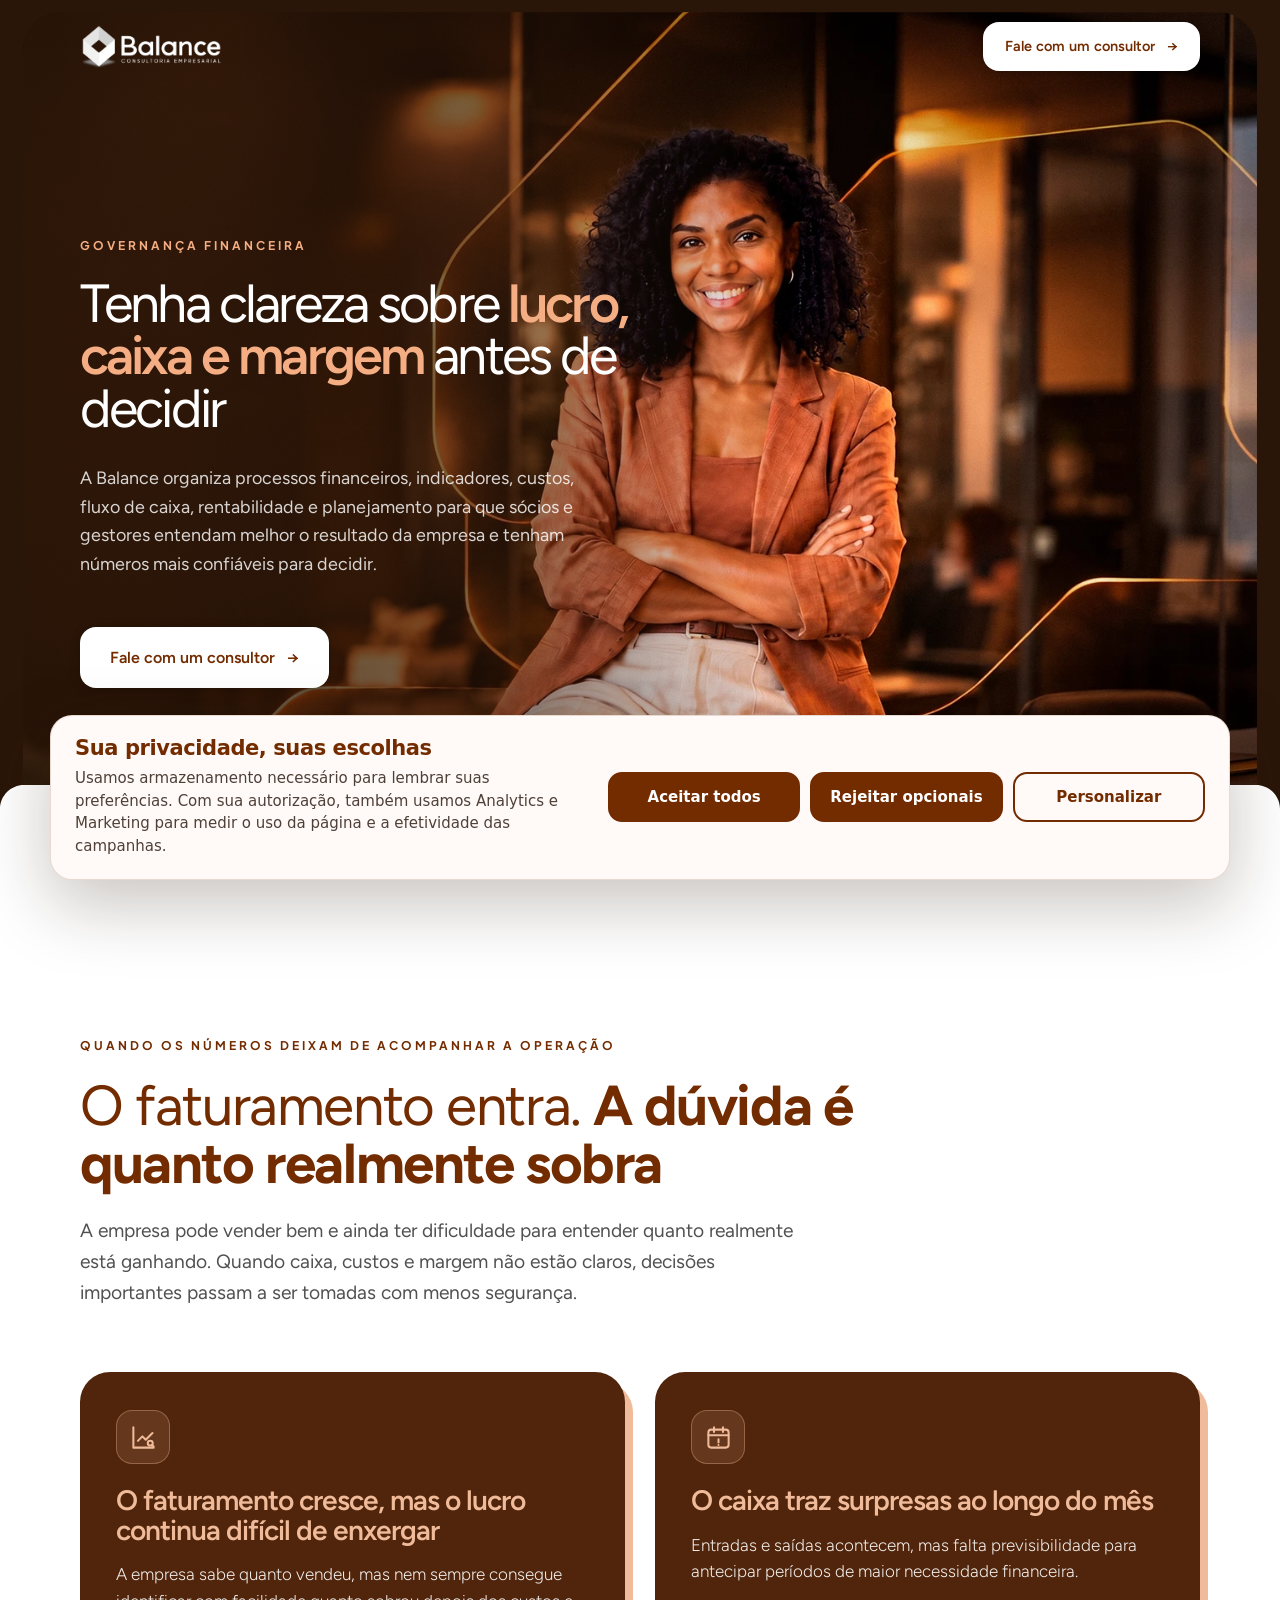
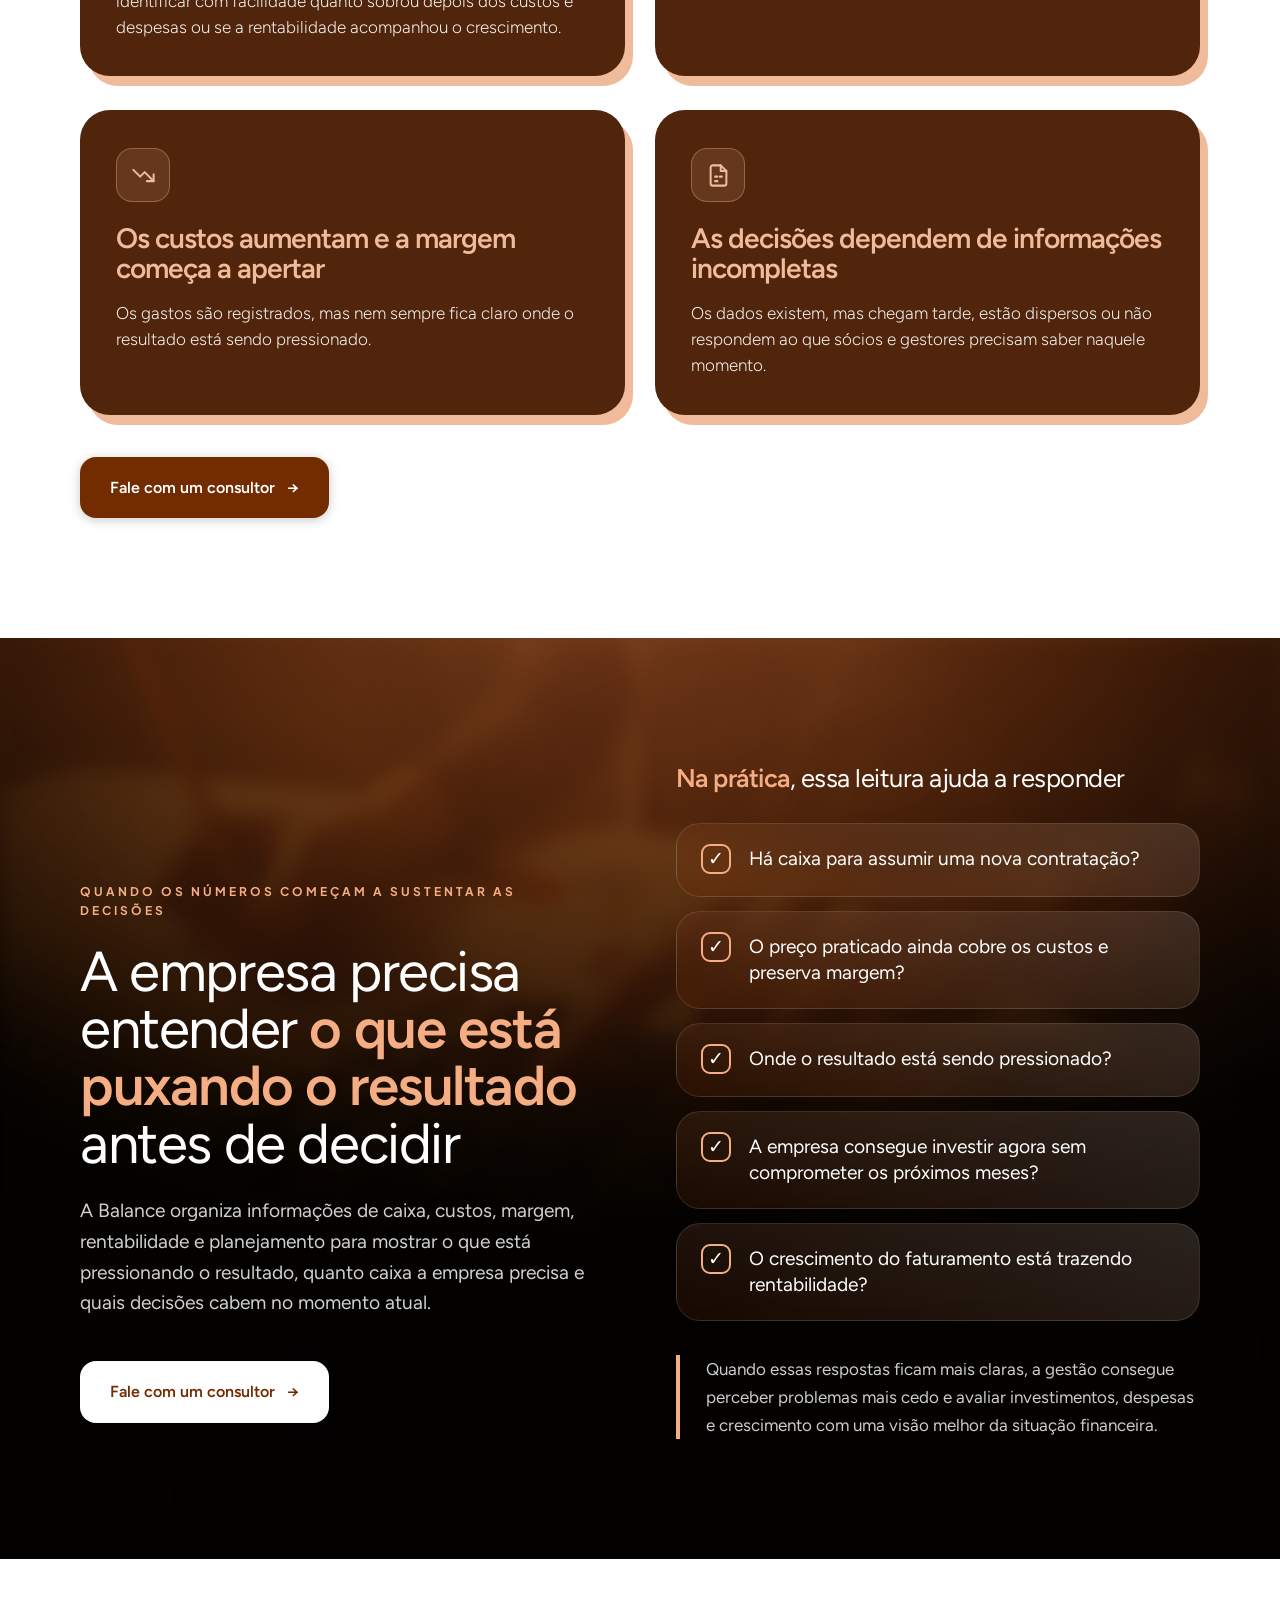
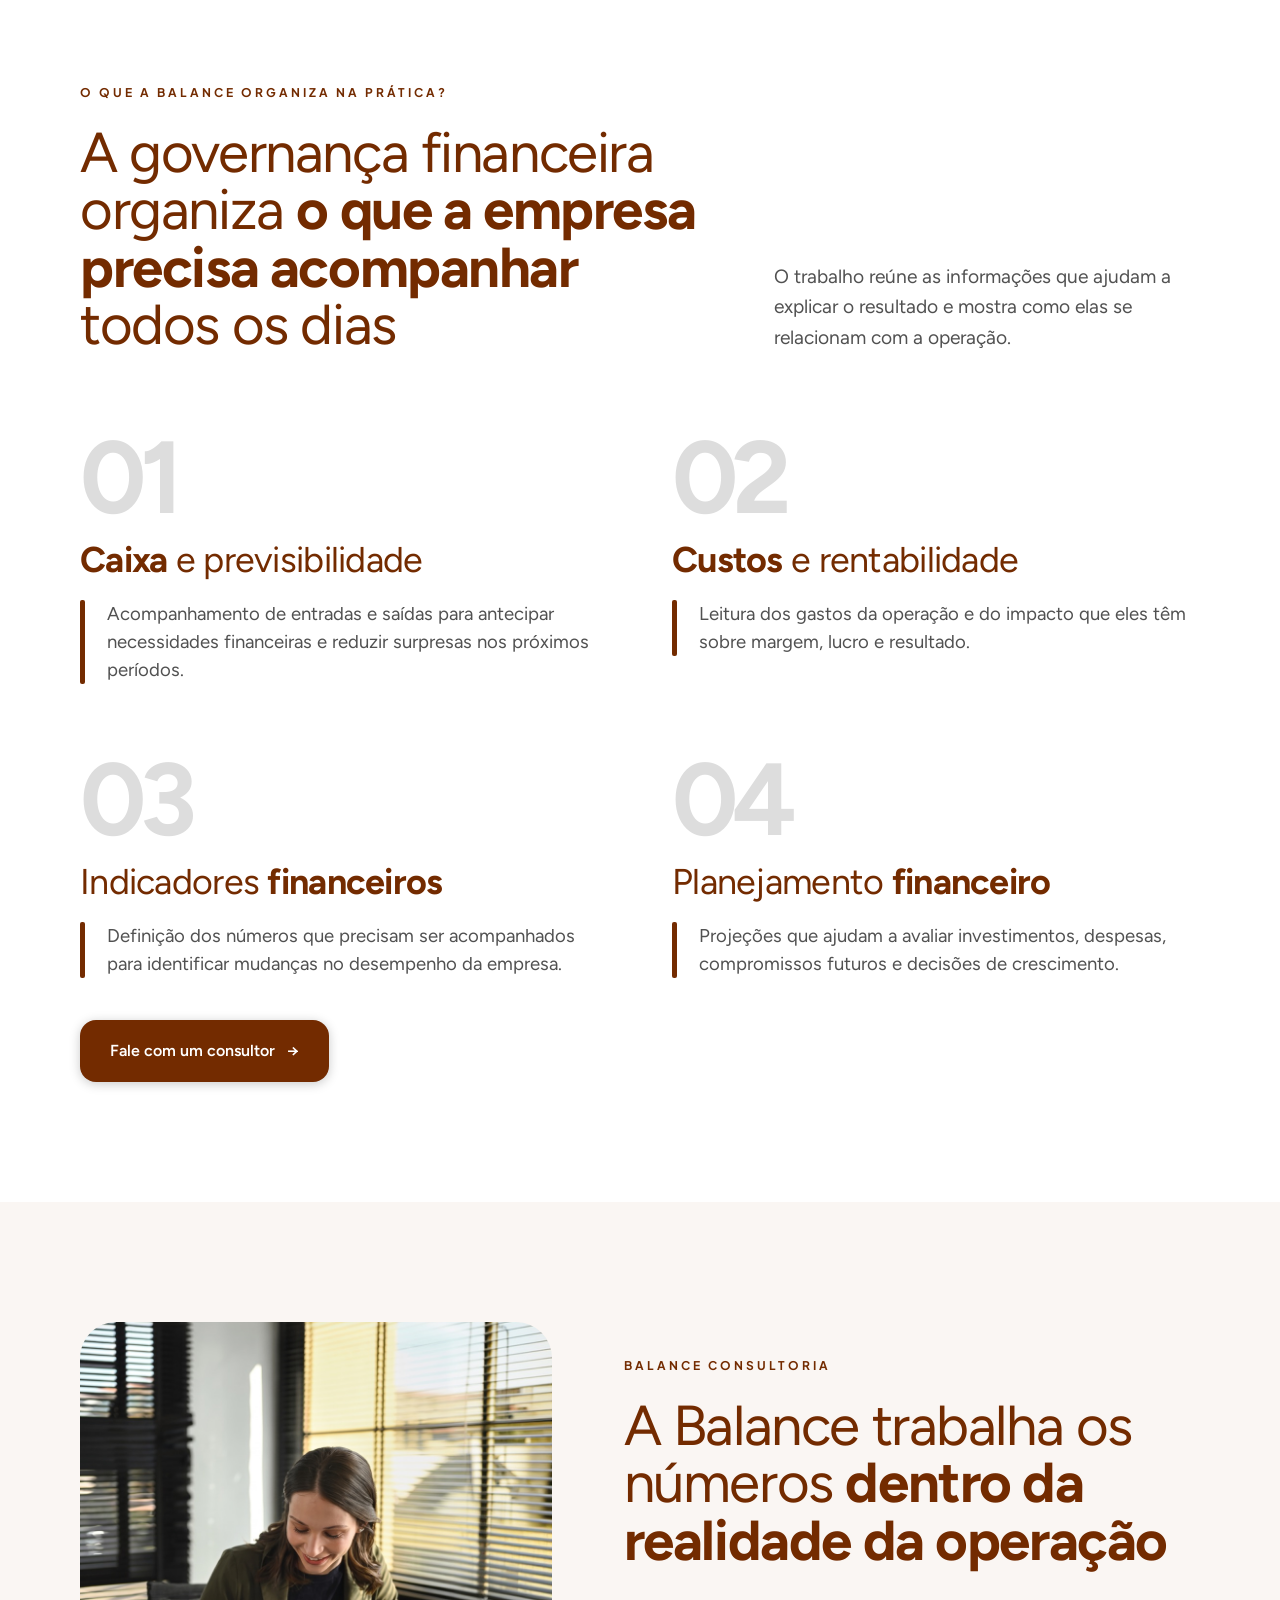
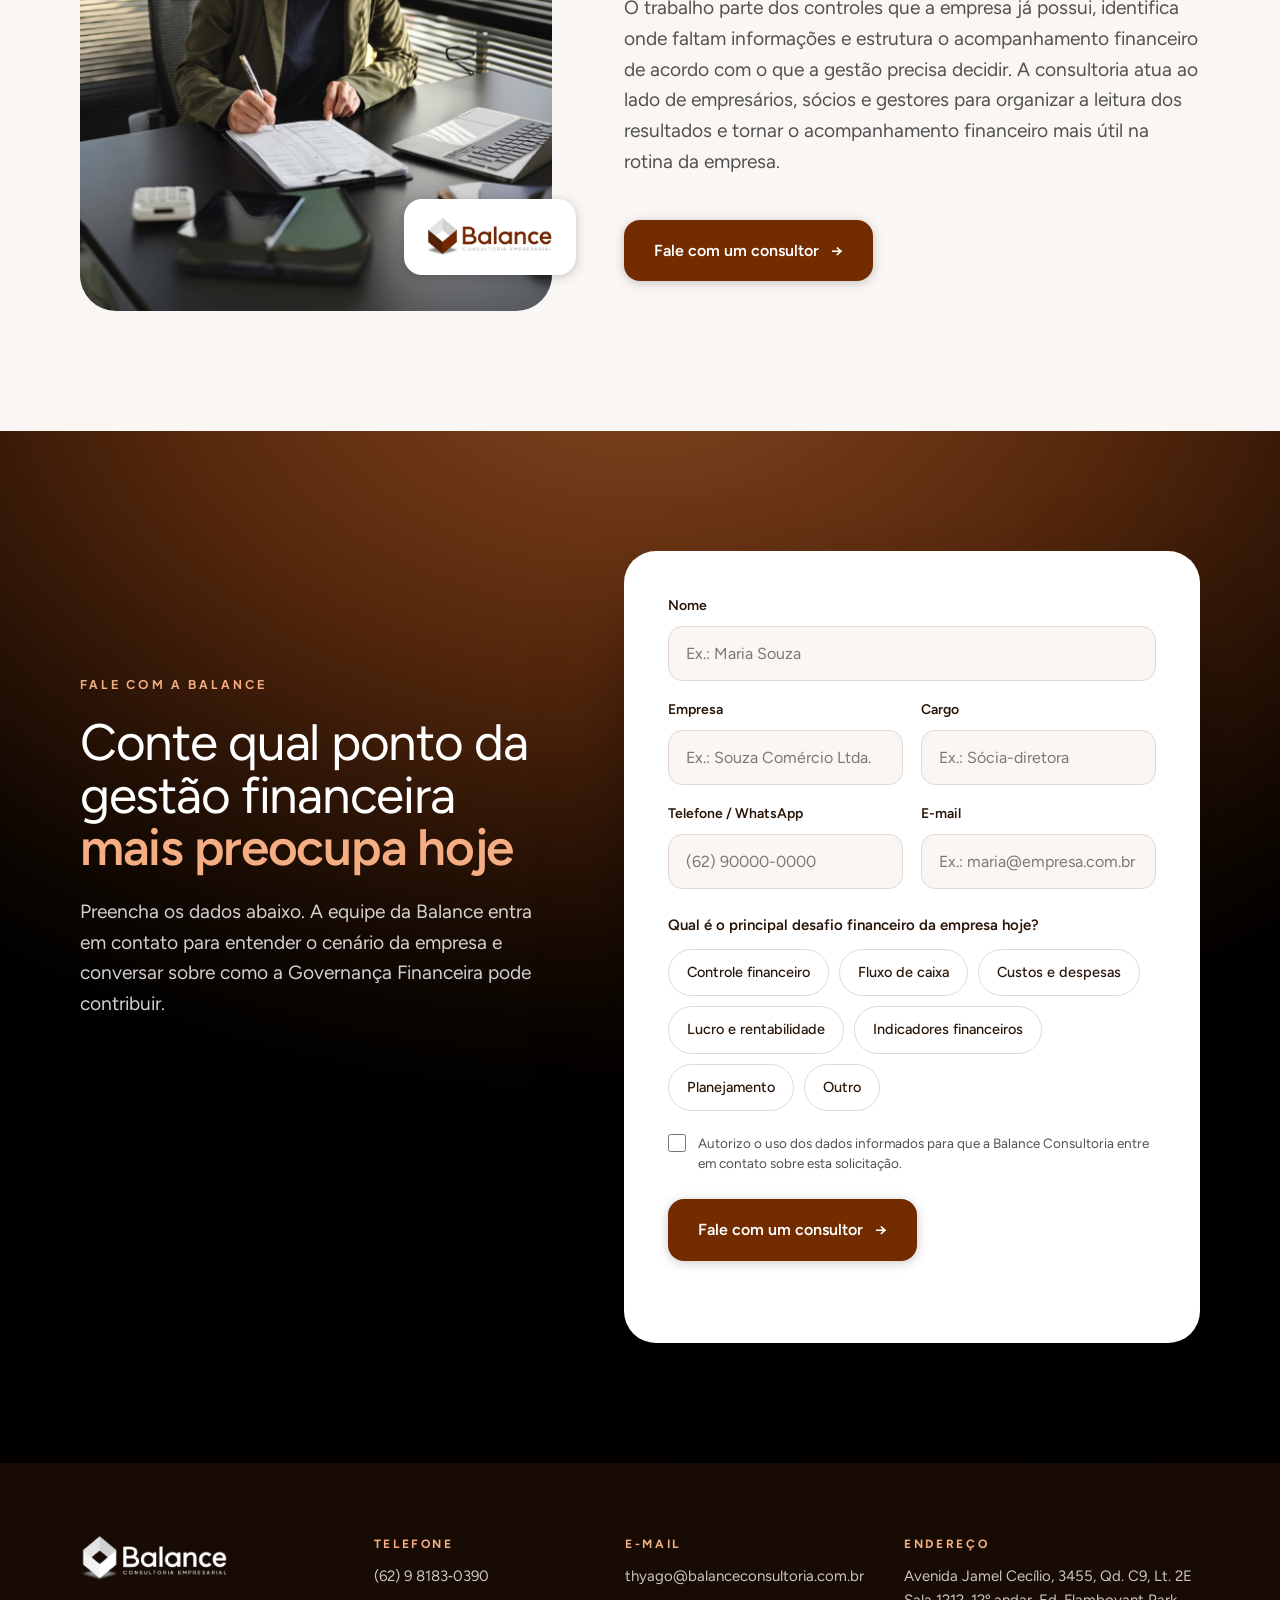
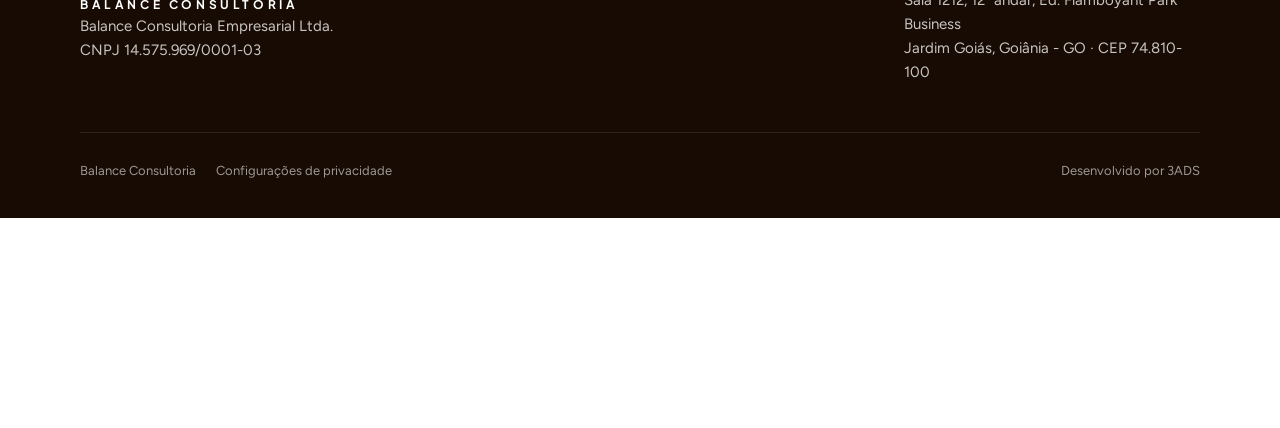
<file: index.html>
<!DOCTYPE html>
<html lang="pt-BR">
<head>
  <meta charset="utf-8">
  <meta name="viewport" content="width=device-width, initial-scale=1">
  <title>Governança Financeira para Empresas | Balance Consultoria</title>
  <meta name="description" content="Organize caixa, custos, margem, rentabilidade e planejamento com a Governança Financeira da Balance Consultoria para tomar decisões com números mais confiáveis.">
  <meta name="robots" content="noindex, nofollow, noarchive">
  <link rel="canonical" href="https://gestao.balanceconsultoria.com.br/">
  <meta property="og:type" content="website">
  <meta property="og:locale" content="pt_BR">
  <meta property="og:site_name" content="Balance Consultoria">
  <meta property="og:title" content="Governança Financeira para Empresas | Balance Consultoria">
  <meta property="og:description" content="Clareza sobre lucro, caixa e margem para que sócios e gestores tomem decisões com números mais confiáveis.">
  <meta property="og:url" content="https://gestao.balanceconsultoria.com.br/">
  <meta property="og:image" content="https://gestao.balanceconsultoria.com.br/images/og-balance.jpg">
  <meta property="og:image:width" content="1200">
  <meta property="og:image:height" content="630">
  <meta property="og:image:alt" content="Tenha clareza sobre lucro, caixa e margem antes de decidir — Balance Consultoria">
  <meta name="twitter:card" content="summary_large_image">
  <meta name="twitter:title" content="Governança Financeira para Empresas | Balance Consultoria">
  <meta name="twitter:description" content="Clareza sobre lucro, caixa e margem para decisões empresariais mais confiáveis.">
  <meta name="twitter:image" content="https://gestao.balanceconsultoria.com.br/images/og-balance.jpg">
  <meta name="twitter:image:alt" content="Tenha clareza sobre lucro, caixa e margem antes de decidir — Balance Consultoria">
  <link rel="icon" type="image/png" href="images/logo-colorida.png">
  <link rel="preload" as="image" href="images/hero-fundo-mobile.webp" media="(max-width: 640px)" fetchpriority="high">
  <link rel="preload" as="image" href="images/hero-fundo.webp" media="(min-width: 641px)" fetchpriority="high">
  <link rel="preconnect" href="https://fonts.googleapis.com">
  <link rel="preconnect" href="https://fonts.gstatic.com" crossorigin>
  <link rel="preconnect" href="https://www.googletagmanager.com">
  <link href="https://fonts.googleapis.com/css2?family=Figtree:wght@300;400;500;600;700;800&amp;family=Plus+Jakarta+Sans:wght@700&amp;display=swap" rel="stylesheet">
  <link rel="stylesheet" href="assets/css/styles.css?v=1.0.0">
  <script type="application/ld+json">
  {
    "@context": "https://schema.org",
    "@type": "ProfessionalService",
    "name": "Balance Consultoria Empresarial Ltda.",
    "url": "https://gestao.balanceconsultoria.com.br/",
    "logo": "https://gestao.balanceconsultoria.com.br/images/logo-colorida.png",
    "image": "https://gestao.balanceconsultoria.com.br/images/og-balance.jpg",
    "description": "Consultoria de governança financeira para organização de caixa, custos, margem, rentabilidade, indicadores e planejamento.",
    "taxID": "14.575.969/0001-03",
    "telephone": "+55 62 98183-0390",
    "email": "thyago@balanceconsultoria.com.br",
    "areaServed": "BR",
    "address": {
      "@type": "PostalAddress",
      "streetAddress": "Avenida Jamel Cecílio, 3455, Qd. C9, Lt. 2E, Sala 1212, 12º andar, Edifício Flamboyant Park Business",
      "addressLocality": "Goiânia",
      "addressRegion": "GO",
      "postalCode": "74810-100",
      "addressCountry": "BR"
    }
  }
  </script>
  <script src="assets/js/consent-init.js?v=1.0.0" defer></script>
  <script src="assets/js/gtm-loader.js?v=1.0.0" defer></script>
  <script src="assets/js/app.js?v=1.0.0" defer></script>
</head>
<body>
<span class="header-trigger" id="header-trigger" aria-hidden="true"></span>
<header class="hdr" id="hdr">
  <div class="wrap">
    <a href="#topo" aria-label="Balance Consultoria — início">
      <img class="logo logo-w" src="images/logo-branca.png" width="700" height="217" alt="Balance Consultoria Empresarial">
      <img class="logo logo-c" src="images/logo-colorida.png" width="700" height="219" alt="Balance Consultoria Empresarial">
    </a>
    <a class="btn" href="#contato" data-cta="header">Fale com um consultor <span class="arr" aria-hidden="true">→</span></a>
  </div>
</header>
<main id="topo">
  <section class="hero dark" aria-labelledby="hero-title">
    <div class="hero-panel"><div class="wrap"><div class="reveal hero-copy">
      <span class="kicker">Governança financeira</span>
      <h1 id="hero-title">Tenha clareza sobre <b>lucro, caixa e margem</b> antes de decidir</h1>
      <p class="lead">A Balance organiza processos financeiros, indicadores, custos, fluxo de caixa, rentabilidade e planejamento para que sócios e gestores entendam melhor o resultado da empresa e tenham números mais confiáveis para decidir.</p>
      <div class="cta-row"><a class="btn" href="#contato" data-cta="hero">Fale com um consultor <span class="arr" aria-hidden="true">→</span></a></div>
    </div></div></div>
    <div class="hero-notch" aria-hidden="true">
      <svg viewBox="0 0 170 127.43" preserveAspectRatio="none"><path d="M0 127.43V24C0 10.75 10.75 0 24 0H88.21C93.9 0 99.41 2.03 103.75 5.71L152.24 46.93C156.58 50.62 162.09 52.64 167.78 52.64H170V127.43Z" fill="#fff"/></svg><i></i><svg class="r" viewBox="0 0 170 127.43" preserveAspectRatio="none"><path d="M0 127.43V24C0 10.75 10.75 0 24 0H88.21C93.9 0 99.41 2.03 103.75 5.71L152.24 46.93C156.58 50.62 162.09 52.64 167.78 52.64H170V127.43Z" fill="#fff"/></svg>
    </div>
  </section>
  <section class="s02" aria-labelledby="dores-title"><div class="wrap">
    <div class="reveal"><span class="kicker">Quando os números deixam de acompanhar a operação</span><h2 id="dores-title">O faturamento entra. <b>A dúvida é quanto realmente sobra</b></h2><p class="lead">A empresa pode vender bem e ainda ter dificuldade para entender quanto realmente está ganhando. Quando caixa, custos e margem não estão claros, decisões importantes passam a ser tomadas com menos segurança.</p></div>
    <div class="pains">
      <article class="pain reveal"><span class="ico" aria-hidden="true"><svg viewBox="0 0 24 24" fill="none" stroke-width="1.8" stroke-linecap="round" stroke-linejoin="round"><path d="M3 3v18h18"/><path d="M7 15l4-4 3 3 6-6"/><circle cx="18" cy="17" r="2.2"/><path d="M19.6 18.6L21 20"/></svg></span><h3>O faturamento cresce, mas o lucro continua difícil de enxergar</h3><p>A empresa sabe quanto vendeu, mas nem sempre consegue identificar com facilidade quanto sobrou depois dos custos e despesas ou se a rentabilidade acompanhou o crescimento.</p></article>
      <article class="pain reveal"><span class="ico" aria-hidden="true"><svg viewBox="0 0 24 24" fill="none" stroke-width="1.8" stroke-linecap="round" stroke-linejoin="round"><rect x="3" y="5" width="18" height="16" rx="2.5"/><path d="M3 10h18M8 3v4M16 3v4"/><path d="M12 13.5v3M12 18.6v.01"/></svg></span><h3>O caixa traz surpresas ao longo do mês</h3><p>Entradas e saídas acontecem, mas falta previsibilidade para antecipar períodos de maior necessidade financeira.</p></article>
      <article class="pain reveal"><span class="ico" aria-hidden="true"><svg viewBox="0 0 24 24" fill="none" stroke-width="1.8" stroke-linecap="round" stroke-linejoin="round"><path d="M3 7l6 6 4-4 8 8"/><path d="M15 17h6v-6"/></svg></span><h3>Os custos aumentam e a margem começa a apertar</h3><p>Os gastos são registrados, mas nem sempre fica claro onde o resultado está sendo pressionado.</p></article>
      <article class="pain reveal"><span class="ico" aria-hidden="true"><svg viewBox="0 0 24 24" fill="none" stroke-width="1.8" stroke-linecap="round" stroke-linejoin="round"><path d="M14 3H7a2 2 0 0 0-2 2v14a2 2 0 0 0 2 2h10a2 2 0 0 0 2-2V8z"/><path d="M14 3v5h5"/><path d="M9 13h6M9 17h3" stroke-dasharray="2 2.2"/></svg></span><h3>As decisões dependem de informações incompletas</h3><p>Os dados existem, mas chegam tarde, estão dispersos ou não respondem ao que sócios e gestores precisam saber naquele momento.</p></article>
    </div>
    <div class="cta-row reveal"><a class="btn" href="#contato" data-cta="dores">Fale com um consultor <span class="arr" aria-hidden="true">→</span></a></div>
  </div></section>
  <section class="s03 dark" aria-labelledby="decisoes-title">
    <div class="glow"></div><img class="photo" src="images/foto-calculadora.jpg" width="1400" height="933" loading="lazy" decoding="async" alt="">
    <div class="wrap">
      <div class="sticky reveal"><span class="kicker">Quando os números começam a sustentar as decisões</span><h2 id="decisoes-title">A empresa precisa entender <b>o que está puxando o resultado</b> antes de decidir</h2><p class="lead">A Balance organiza informações de caixa, custos, margem, rentabilidade e planejamento para mostrar o que está pressionando o resultado, quanto caixa a empresa precisa e quais decisões cabem no momento atual.</p><div class="cta-row"><a class="btn" href="#contato" data-cta="decisoes">Fale com um consultor <span class="arr" aria-hidden="true">→</span></a></div></div>
      <div class="reveal"><p class="qa-label"><b>Na prática</b>, essa leitura ajuda a responder</p><ul class="qs">
        <li><span class="ck" aria-hidden="true">✓</span>Há caixa para assumir uma nova contratação?</li><li><span class="ck" aria-hidden="true">✓</span>O preço praticado ainda cobre os custos e preserva margem?</li><li><span class="ck" aria-hidden="true">✓</span>Onde o resultado está sendo pressionado?</li><li><span class="ck" aria-hidden="true">✓</span>A empresa consegue investir agora sem comprometer os próximos meses?</li><li><span class="ck" aria-hidden="true">✓</span>O crescimento do faturamento está trazendo rentabilidade?</li>
      </ul><p class="after">Quando essas respostas ficam mais claras, a gestão consegue perceber problemas mais cedo e avaliar investimentos, despesas e crescimento com uma visão melhor da situação financeira.</p></div>
    </div>
  </section>
  <section class="s04" aria-labelledby="governanca-title"><div class="wrap">
    <div class="head reveal"><div><span class="kicker">O que a Balance organiza na prática?</span><h2 id="governanca-title">A governança financeira organiza <b>o que a empresa precisa acompanhar</b> todos os dias</h2></div><p class="lead">O trabalho reúne as informações que ajudam a explicar o resultado e mostra como elas se relacionam com a operação.</p></div>
    <div class="pillars">
      <article class="pillar reveal"><div class="n" aria-hidden="true">01</div><h3><b>Caixa</b> e previsibilidade</h3><div class="apoio"><p>Acompanhamento de entradas e saídas para antecipar necessidades financeiras e reduzir surpresas nos próximos períodos.</p></div></article>
      <article class="pillar reveal"><div class="n" aria-hidden="true">02</div><h3><b>Custos</b> e rentabilidade</h3><div class="apoio"><p>Leitura dos gastos da operação e do impacto que eles têm sobre margem, lucro e resultado.</p></div></article>
      <article class="pillar reveal"><div class="n" aria-hidden="true">03</div><h3>Indicadores <b>financeiros</b></h3><div class="apoio"><p>Definição dos números que precisam ser acompanhados para identificar mudanças no desempenho da empresa.</p></div></article>
      <article class="pillar reveal"><div class="n" aria-hidden="true">04</div><h3>Planejamento <b>financeiro</b></h3><div class="apoio"><p>Projeções que ajudam a avaliar investimentos, despesas, compromissos futuros e decisões de crescimento.</p></div></article>
    </div><div class="cta-row reveal"><a class="btn" href="#contato" data-cta="servicos">Fale com um consultor <span class="arr" aria-hidden="true">→</span></a></div>
  </div></section>
  <section class="s05" aria-labelledby="sobre-title"><div class="wrap">
    <div class="about-media reveal"><div class="ph"><img src="images/foto-empreendedora.jpg" width="969" height="1400" loading="lazy" decoding="async" alt="Empresária revisando documentos financeiros"></div><div class="tag"><img src="images/logo-colorida.png" width="700" height="219" loading="lazy" decoding="async" alt="Balance Consultoria Empresarial"></div></div>
    <div class="reveal"><span class="kicker">Balance Consultoria</span><h2 id="sobre-title">A Balance trabalha os números <b>dentro da realidade da operação</b></h2><p class="lead">O trabalho parte dos controles que a empresa já possui, identifica onde faltam informações e estrutura o acompanhamento financeiro de acordo com o que a gestão precisa decidir. A consultoria atua ao lado de empresários, sócios e gestores para organizar a leitura dos resultados e tornar o acompanhamento financeiro mais útil na rotina da empresa.</p><div class="cta-row"><a class="btn" href="#contato" data-cta="sobre">Fale com um consultor <span class="arr" aria-hidden="true">→</span></a></div></div>
  </div></section>
  <section class="s06 dark" id="contato" aria-labelledby="contato-title"><div class="glow"></div><div class="wrap">
    <div class="side reveal"><span class="kicker">Fale com a Balance</span><h2 id="contato-title">Conte qual ponto da gestão financeira <b>mais preocupa hoje</b></h2><p class="lead">Preencha os dados abaixo. A equipe da Balance entra em contato para entender o cenário da empresa e conversar sobre como a Governança Financeira pode contribuir.</p></div>
    <form class="form-card reveal" id="lead-form" action="send-lead.php" method="post" novalidate><div class="fgrid">
      <div class="field full"><label for="f-nome">Nome</label><input id="f-nome" name="nome" type="text" autocomplete="name" maxlength="100" placeholder="Ex.: Maria Souza" required></div>
      <div class="field"><label for="f-empresa">Empresa</label><input id="f-empresa" name="empresa" type="text" autocomplete="organization" maxlength="120" placeholder="Ex.: Souza Comércio Ltda." required></div>
      <div class="field"><label for="f-cargo">Cargo</label><input id="f-cargo" name="cargo" type="text" autocomplete="organization-title" maxlength="80" placeholder="Ex.: Sócia-diretora" required></div>
      <div class="field"><label for="f-tel">Telefone / WhatsApp</label><input id="f-tel" name="telefone" type="tel" inputmode="numeric" autocomplete="tel" maxlength="16" placeholder="(62) 90000-0000" required></div>
      <div class="field"><label for="f-email">E-mail</label><input id="f-email" name="email" type="email" autocomplete="email" maxlength="160" placeholder="Ex.: maria@empresa.com.br" required></div>
      <fieldset class="fset"><legend>Qual é o principal desafio financeiro da empresa hoje?</legend><div class="opts">
        <label class="opt"><input type="radio" name="desafio" value="Controle financeiro" required><span>Controle financeiro</span></label><label class="opt"><input type="radio" name="desafio" value="Fluxo de caixa"><span>Fluxo de caixa</span></label><label class="opt"><input type="radio" name="desafio" value="Custos e despesas"><span>Custos e despesas</span></label><label class="opt"><input type="radio" name="desafio" value="Lucro e rentabilidade"><span>Lucro e rentabilidade</span></label><label class="opt"><input type="radio" name="desafio" value="Indicadores financeiros"><span>Indicadores financeiros</span></label><label class="opt"><input type="radio" name="desafio" value="Planejamento"><span>Planejamento</span></label><label class="opt"><input type="radio" name="desafio" value="Outro"><span>Outro</span></label>
      </div></fieldset>
      <div class="sr-only" aria-hidden="true"><label for="f-website">Não preencha este campo</label><input id="f-website" name="website" type="text" tabindex="-1" autocomplete="off"></div>
    </div>
    <label class="consent"><input type="checkbox" name="consentimento_contato" value="1" required><span>Autorizo o uso dos dados informados para que a Balance Consultoria entre em contato sobre esta solicitação.</span></label>
    <button class="btn" type="submit">Fale com um consultor <span class="arr" aria-hidden="true">→</span></button><p class="form-status" id="form-status" role="status" aria-live="polite"></p>
    </form>
  </div></section>
</main>
<footer class="ftr"><div class="wrap">
  <div class="grid">
    <div><img class="logo" src="images/logo-branca.png" width="700" height="217" loading="lazy" decoding="async" alt="Balance Consultoria Empresarial"><div class="brand-name">BALANCE CONSULTORIA</div><p>Balance Consultoria Empresarial Ltda.<br>CNPJ 14.575.969/0001-03</p></div>
    <div><p class="ftr-heading">Telefone</p><a href="tel:+5562981830390">(62)&nbsp;9&nbsp;8183&#8209;0390</a></div>
    <div><p class="ftr-heading">E-mail</p><a href="mailto:thyago@balanceconsultoria.com.br">thyago@balanceconsultoria.com.br</a></div>
    <div><p class="ftr-heading">Endereço</p><p>Avenida Jamel Cecílio, 3455, Qd. C9, Lt. 2E<br>Sala 1212, 12º andar, Ed. Flamboyant Park Business<br>Jardim Goiás, Goiânia - GO · CEP 74.810-100</p></div>
  </div>
  <div class="bottom"><div class="legal-links"><a href="https://balanceconsultoria.com.br/" target="_blank" rel="noopener noreferrer">Balance Consultoria</a><button class="privacy-settings" type="button" data-privacy-settings>Configurações de privacidade</button></div><span>Desenvolvido por <a href="https://3ads.com.br/" target="_blank" rel="noopener noreferrer">3ADS</a></span></div>
</div></footer>
<section class="consent-banner" id="consent-banner" aria-labelledby="consent-title" hidden>
  <div><h2 id="consent-title">Sua privacidade, suas escolhas</h2><p>Usamos armazenamento necessário para lembrar suas preferências. Com sua autorização, também usamos Analytics e Marketing para medir o uso da página e a efetividade das campanhas.</p></div>
  <div class="consent-actions"><button class="consent-button primary" type="button" data-consent-accept>Aceitar todos</button><button class="consent-button reject" type="button" data-consent-reject>Rejeitar opcionais</button><button class="consent-button secondary" type="button" data-consent-customize>Personalizar</button></div>
</section>
<div class="consent-backdrop" id="consent-backdrop" hidden>
  <section class="consent-panel" id="consent-panel" role="dialog" aria-modal="true" aria-labelledby="preferences-title" aria-describedby="preferences-description" tabindex="-1">
    <h2 id="preferences-title">Configurações de privacidade</h2><p id="preferences-description">Escolha quais categorias opcionais podem ser usadas. Você pode alterar esta decisão a qualquer momento pelo rodapé.</p>
    <div class="consent-categories">
      <article class="consent-category"><div class="consent-category-head"><h3>Necessários</h3><span class="always-active">Sempre ativo</span></div><p>Mantêm recursos essenciais, como a preferência de privacidade e a segurança do formulário.</p></article>
      <article class="consent-category"><div class="consent-category-head"><h3>Analytics</h3><label class="switch"><span class="sr-only">Permitir Analytics</span><input id="consent-analytics" type="checkbox"><span class="switch-ui" aria-hidden="true"></span></label></div><p>Ajuda a compreender uso, desempenho e interação com a página. Inclui Microsoft Clarity quando autorizado.</p><details><summary>Ver detalhes</summary><p>Fornecedor: Microsoft Clarity. Tecnologias possíveis após autorização: <code>_clck</code> e <code>_clsk</code>. A duração efetiva depende da configuração do fornecedor.</p></details></article>
      <article class="consent-category"><div class="consent-category-head"><h3>Marketing</h3><label class="switch"><span class="sr-only">Permitir Marketing</span><input id="consent-marketing" type="checkbox"><span class="switch-ui" aria-hidden="true"></span></label></div><p>Permite mensuração publicitária e recursos de campanhas configurados no Google Tag Manager.</p></article>
    </div>
    <div class="panel-actions"><button class="consent-button primary" id="consent-save" type="button">Salvar preferências</button><button class="consent-button reject" type="button" data-consent-reject>Rejeitar opcionais</button><button class="consent-button primary" type="button" data-consent-accept>Aceitar todos</button></div>
  </section>
</div>
</body>
</html>
</file>
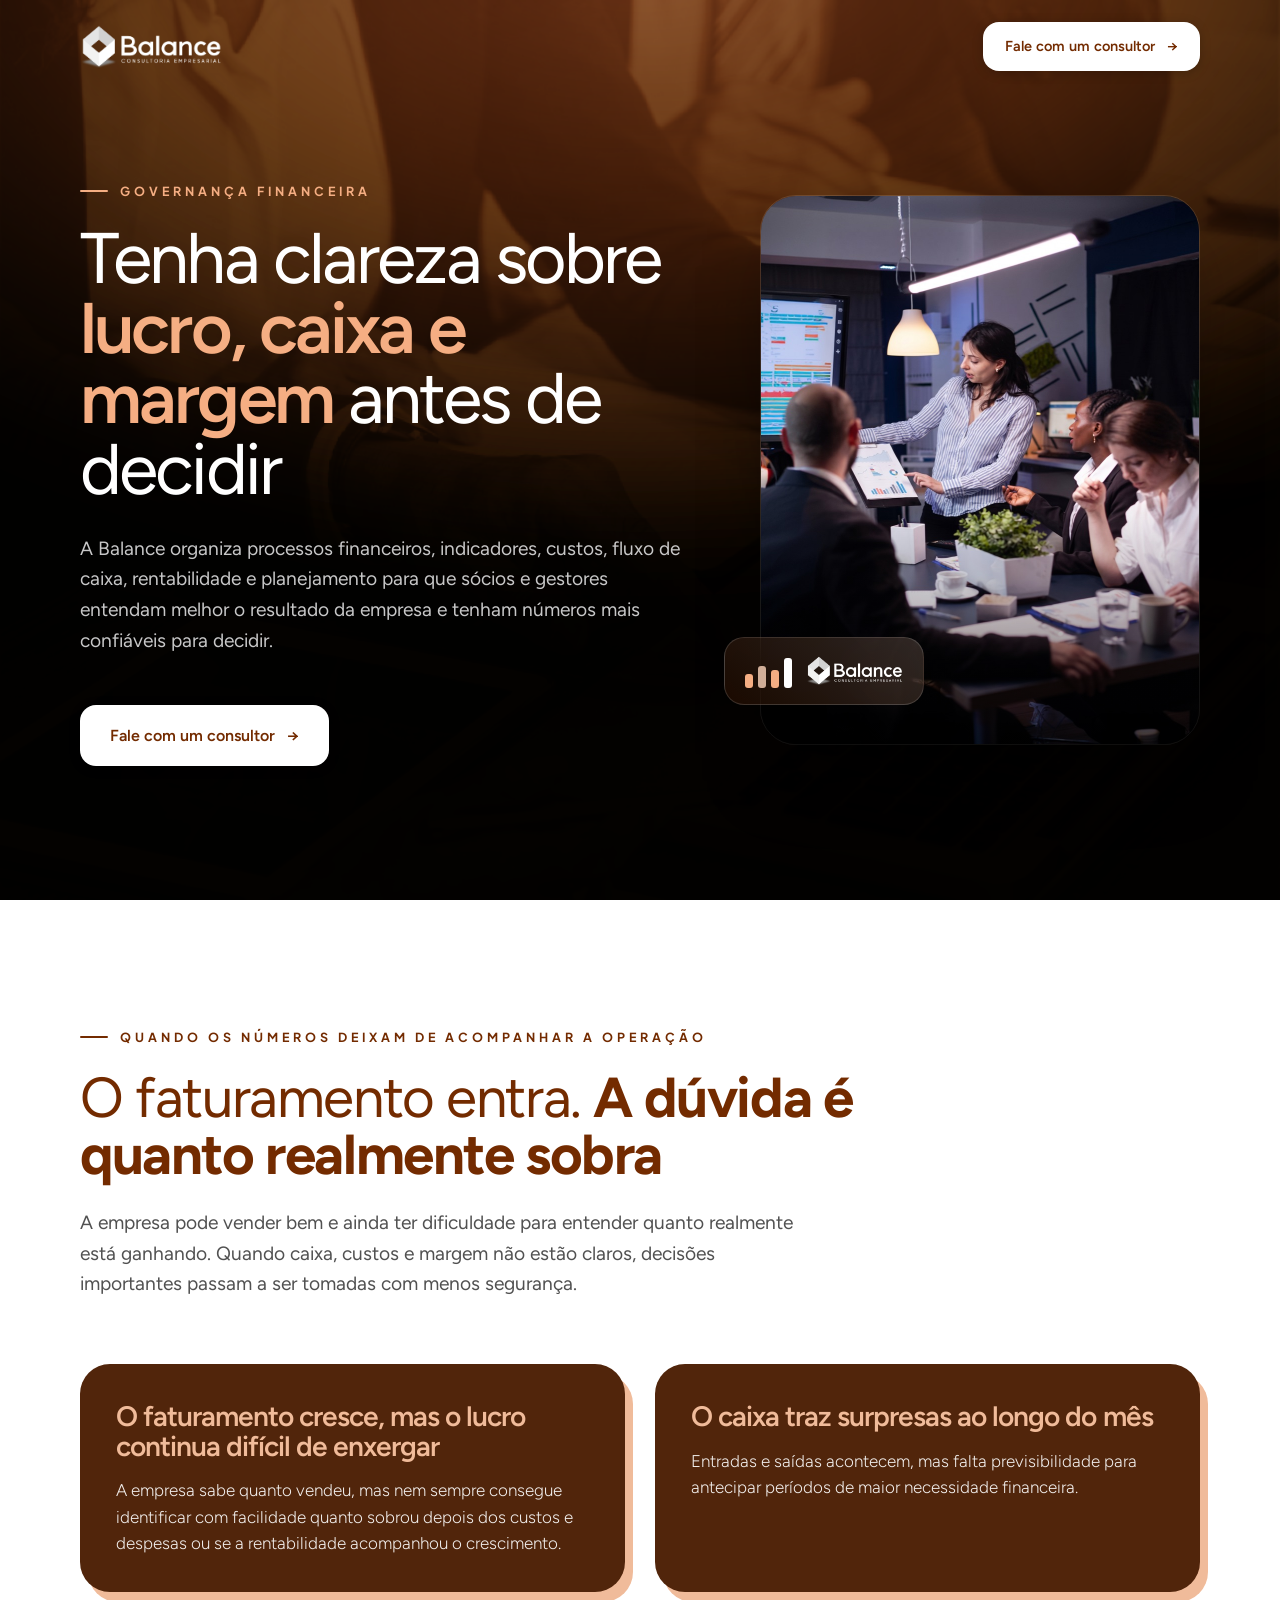
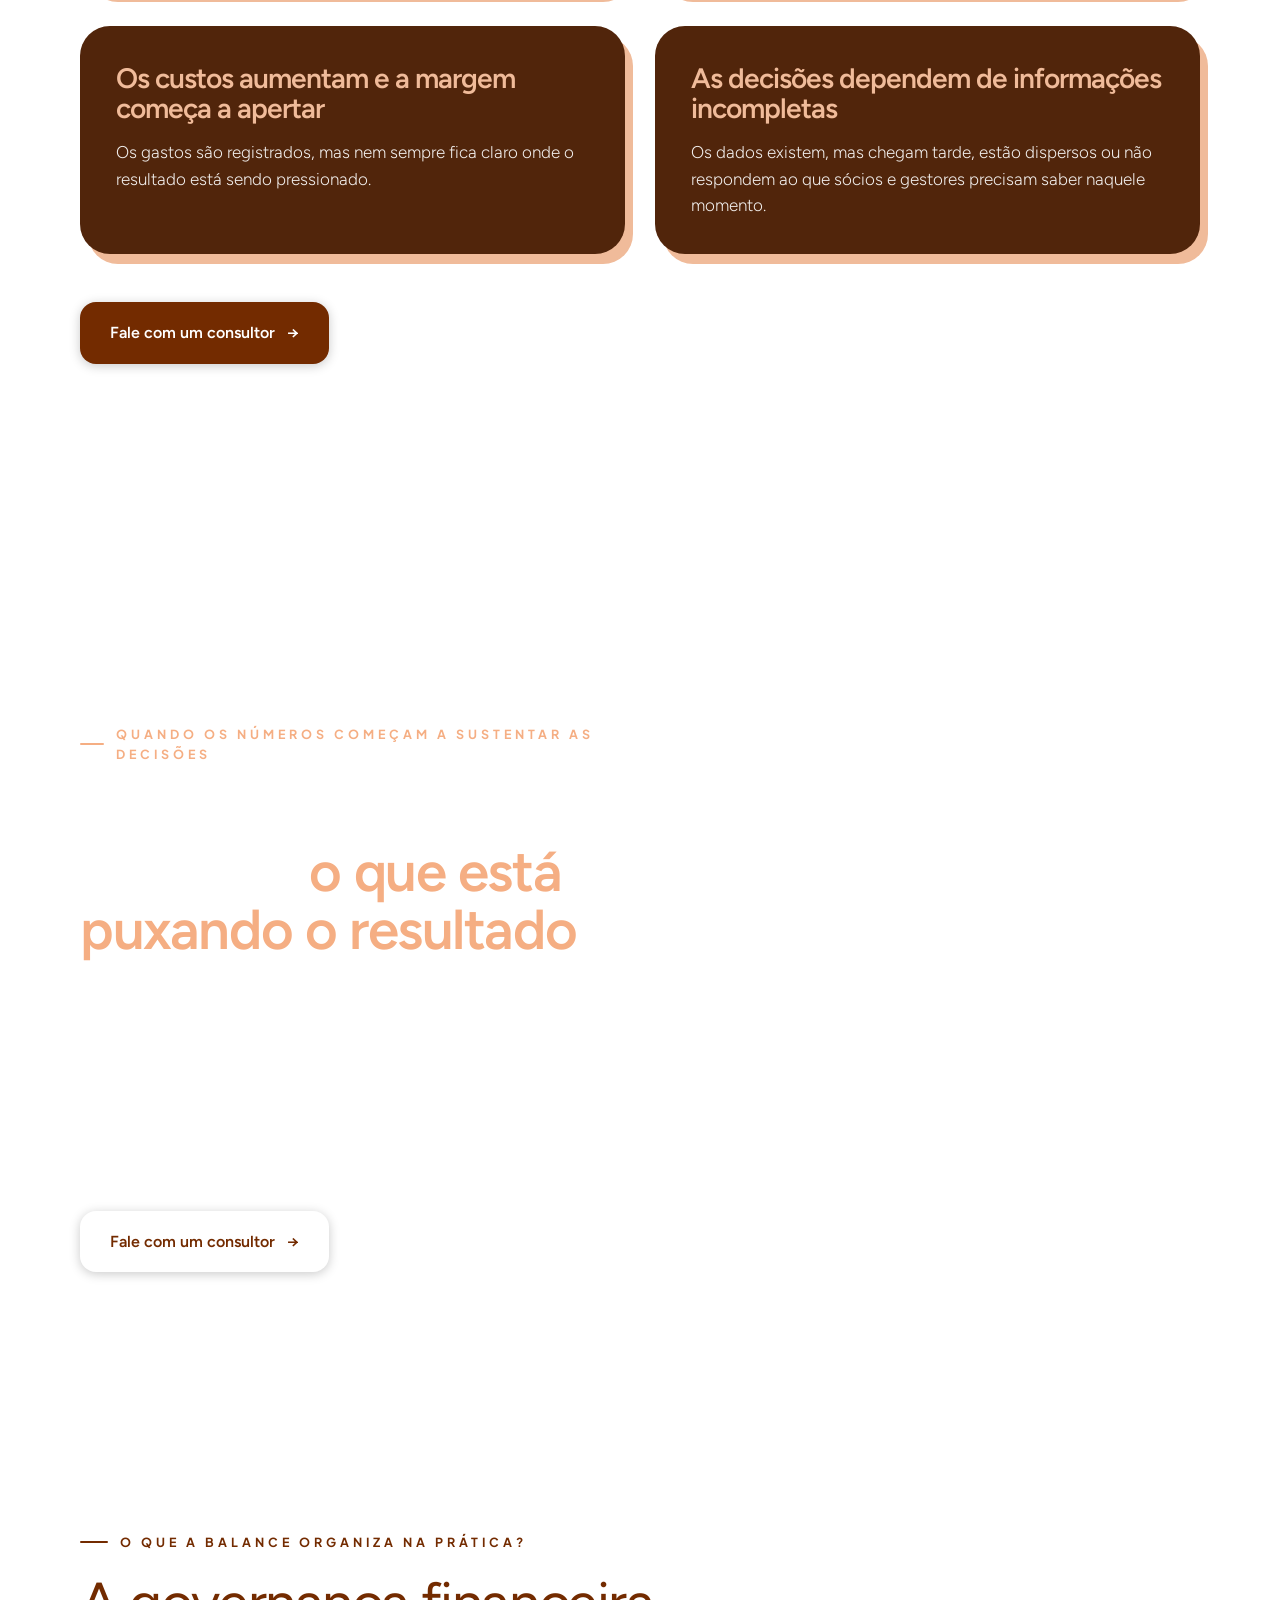
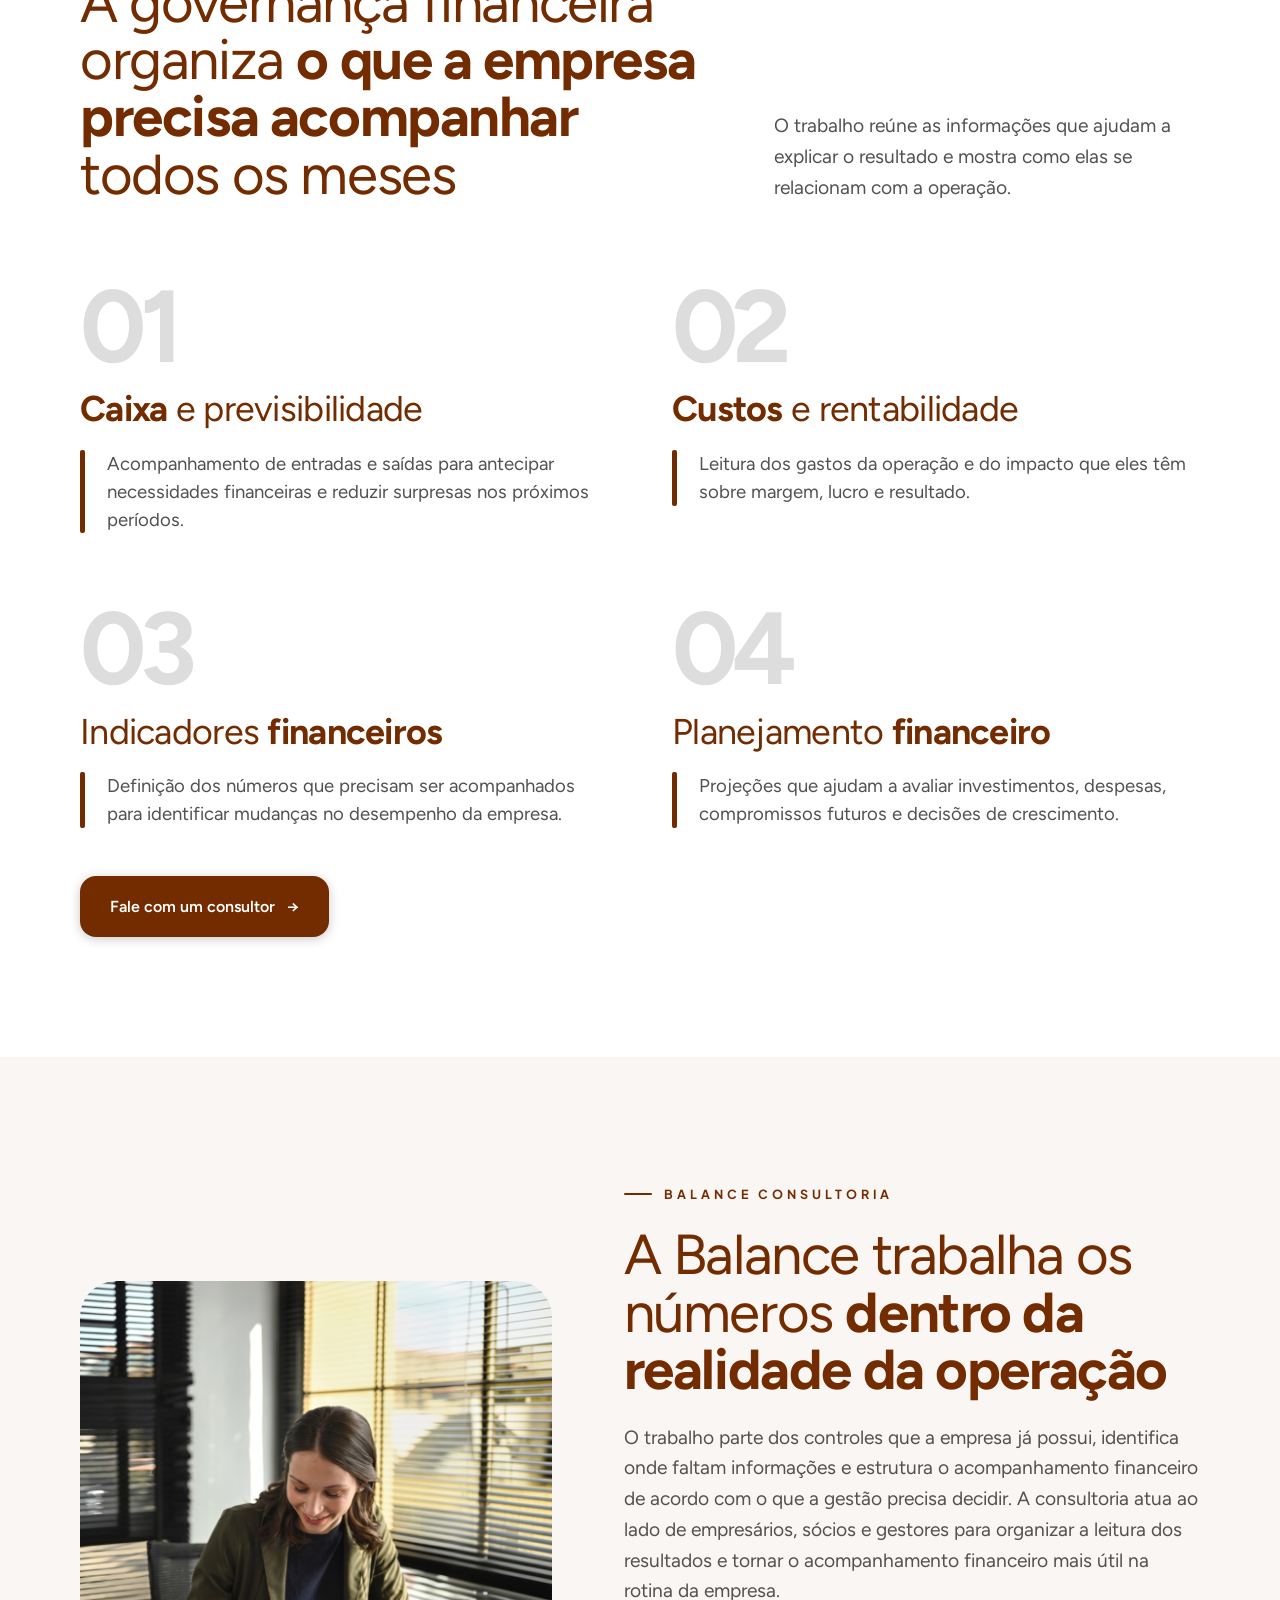
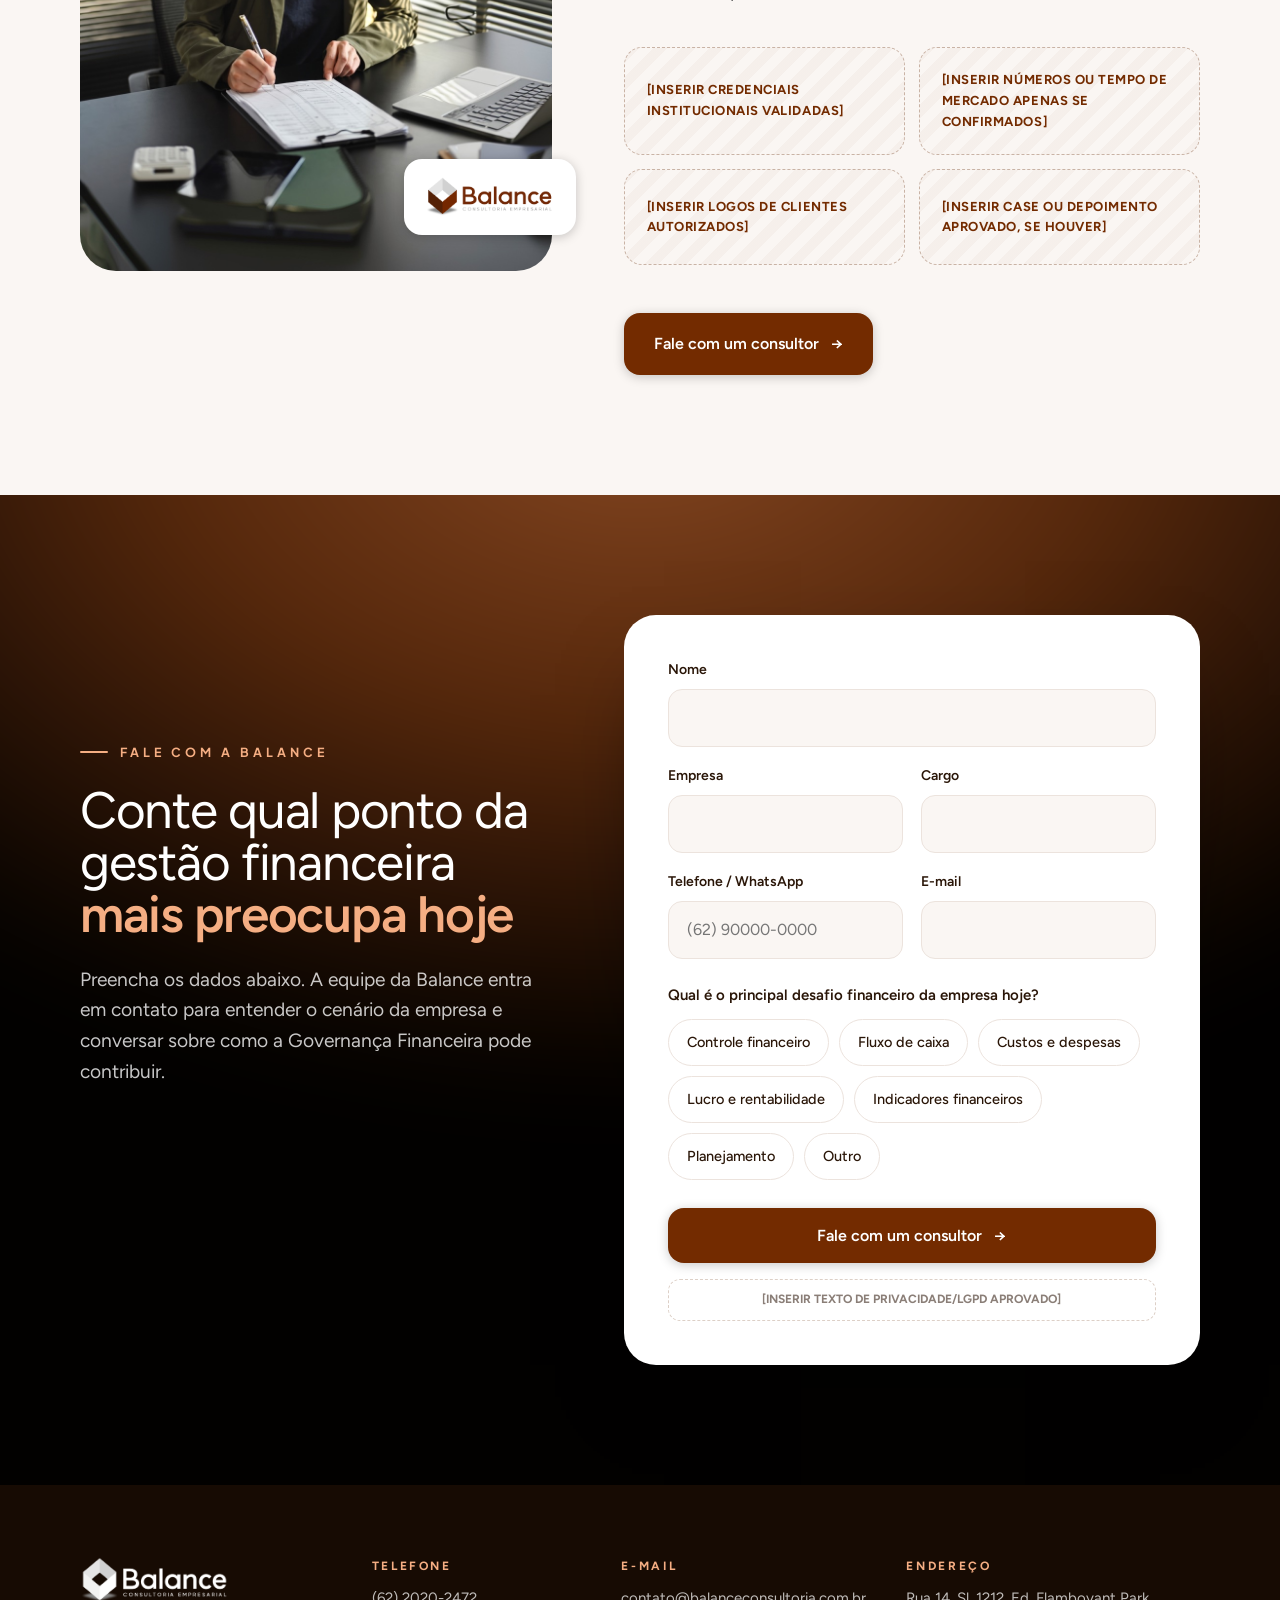
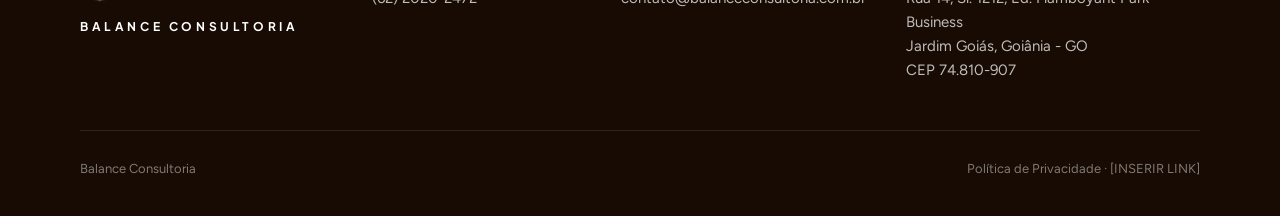
<file: versaoantinga/index.html>
<!doctype html>
<html lang="pt-BR">
<head>
<meta charset="utf-8">
<meta name="viewport" content="width=device-width, initial-scale=1">
<title>Balance Consultoria | Governança Financeira</title>
<meta name="description" content="A Balance organiza processos financeiros, indicadores, custos, fluxo de caixa, rentabilidade e planejamento para que sócios e gestores entendam melhor o resultado da empresa e tenham números mais confiáveis para decidir.">
<meta name="robots" content="noindex, nofollow">
<link rel="icon" type="image/png" href="../images/logo-colorida.png">
<link rel="preconnect" href="https://fonts.googleapis.com">
<link rel="preconnect" href="https://fonts.gstatic.com" crossorigin>
<link href="https://fonts.googleapis.com/css2?family=Figtree:wght@300;400;500;600;700;800&family=Plus+Jakarta+Sans:wght@700&display=swap" rel="stylesheet">
<style>
  :root{
    --primary:#732b00;        /* marrom Balance */
    --primary-deep:#51250b;   /* marrom card */
    --dark:#421900;           /* fundo escuro dos posts */
    --ink:#170b03;
    --accent:#f5ae83;         /* pêssego destaque */
    --accent-soft:#f0bb9a;
    --sand:#d0ae98;
    --bg:#ffffff;
    --surface:#faf6f3;
    --t1:#2a1608;
    --t2:#515151;
    --t3:#8a7e77;
    --num:#dddddd;
    --border:#ece3dd;
    --radius:22px;
    --ease:cubic-bezier(.2,.7,.2,1);
    --wrap:1200px;
  }
  *{box-sizing:border-box;margin:0;padding:0}
  html{scroll-behavior:smooth}
  body{font-family:'Figtree',system-ui,sans-serif;color:var(--t1);background:var(--bg);line-height:1.6;-webkit-font-smoothing:antialiased;overflow-x:hidden}
  img{display:block;max-width:100%}
  a{color:inherit}
  .wrap{max-width:var(--wrap);margin:0 auto;padding:0 40px}

  /* reveal */
  .reveal{opacity:0;transform:translateY(26px);transition:opacity .9s var(--ease),transform .9s var(--ease)}
  .reveal.in{opacity:1;transform:none}
  @media (prefers-reduced-motion:reduce){.reveal{opacity:1;transform:none;transition:none}html{scroll-behavior:auto}}

  /* tipografia */
  .kicker{font-family:'Plus Jakarta Sans',sans-serif;font-weight:700;font-size:12.5px;letter-spacing:.32em;text-transform:uppercase;color:var(--primary);margin-bottom:22px;display:inline-flex;align-items:center;gap:12px}
  .kicker::before{content:"";width:28px;height:2px;background:currentColor;border-radius:2px}
  .dark .kicker{color:var(--accent)}
  h1,h2,h3{font-weight:400;letter-spacing:-.025em;line-height:1.02}
  h2{font-size:clamp(34px,4.4vw,58px);color:var(--primary);max-width:900px}
  h2 b,h1 b{font-weight:700}
  .dark h2{color:#fff}
  .dark h2 b,.dark h1 b{color:var(--accent);font-weight:600}
  .lead{font-size:clamp(17px,1.5vw,20px);color:var(--t2);max-width:720px;margin-top:24px;line-height:1.6}
  .dark .lead{color:rgba(255,255,255,.78)}

  /* botões */
  .btn{display:inline-flex;align-items:center;gap:12px;background:var(--primary);color:#fff;text-decoration:none;font-weight:600;font-size:16px;padding:18px 30px;border-radius:16px;border:0;cursor:pointer;font-family:inherit;box-shadow:0 2px 11px rgba(0,0,0,.21);transition:transform .3s var(--ease),background .3s var(--ease),box-shadow .3s var(--ease)}
  .btn:hover{transform:translateY(-2px);background:var(--primary-deep);box-shadow:0 14px 30px -12px rgba(115,43,0,.55)}
  .btn .arr{transition:transform .3s var(--ease)}
  .btn:hover .arr{transform:translateX(4px)}
  .dark .btn{background:#fff;color:var(--primary)}
  .dark .btn:hover{background:var(--accent);color:var(--ink)}
  .cta-row{margin-top:48px}

  section{padding:120px 0;position:relative}

  /* header */
  .hdr{position:fixed;inset:0 0 auto;z-index:50;transition:background .4s var(--ease),box-shadow .4s var(--ease),padding .4s var(--ease);padding:22px 0}
  .hdr .wrap{display:flex;align-items:center;justify-content:space-between}
  .hdr .logo{height:44px;width:auto}
  .hdr .logo-c{display:none}
  .hdr .btn{padding:13px 22px;font-size:14.5px;background:#fff;color:var(--primary)}
  .hdr.solid{background:rgba(255,255,255,.94);backdrop-filter:blur(14px);-webkit-backdrop-filter:blur(14px);box-shadow:0 1px 0 var(--border);padding:14px 0}
  .hdr.solid .logo-w{display:none}
  .hdr.solid .logo-c{display:block}
  .hdr.solid .btn{background:var(--primary);color:#fff}

  /* fundo escuro Balance */
  .dark{background:var(--dark);color:#fff;overflow:hidden;isolation:isolate}
  .dark .glow{position:absolute;inset:-10%;z-index:-2;background:radial-gradient(ellipse 70% 60% at 50% 0%,#884923 0%,#6f3817 22%,#56280c 45%,#2c1406 70%,#0d0601 90%,#020100 100%);filter:blur(40px)}
  .dark .photo{position:absolute;inset:0;z-index:-1;background-size:cover;background-position:center;mix-blend-mode:soft-light;opacity:.45}

  /* HERO */
  .hero{min-height:100vh;min-height:100svh;display:flex;align-items:center;padding:150px 0 110px}
  .hero .wrap{display:grid;grid-template-columns:1.15fr .85fr;gap:64px;align-items:center}
  .hero h1{font-size:clamp(40px,5.6vw,80px);color:#fff;letter-spacing:-.04em;line-height:.98}
  .hero .lead{margin-top:30px}
  .hero-media{position:relative;justify-self:end;width:100%;max-width:440px}
  .hero-media .ph{border-radius:36px;overflow:hidden;aspect-ratio:4/5;box-shadow:0 40px 80px -30px rgba(0,0,0,.7);border:1px solid rgba(255,255,255,.12)}
  .hero-media .ph img{width:100%;height:100%;object-fit:cover}
  .hero-media .ph::after{content:"";position:absolute;inset:0;border-radius:36px;background:linear-gradient(180deg,rgba(0,0,0,0) 55%,rgba(0,0,0,.55))}
  .hero-media .chip{position:absolute;left:-36px;bottom:40px;display:flex;align-items:center;gap:14px;padding:16px 20px;border-radius:20px;background:linear-gradient(222deg,rgba(208,174,152,.22),rgba(115,43,0,.22));backdrop-filter:blur(24px);-webkit-backdrop-filter:blur(24px);border:1px solid rgba(255,255,255,.14)}
  .hero-media .chip img{height:30px;width:auto}
  .bars{display:flex;align-items:flex-end;gap:5px;height:34px}
  .bars i{display:block;width:8px;border-radius:3px;background:var(--accent);animation:grow 2.4s var(--ease) infinite alternate}
  .bars i:nth-child(1){height:40%;animation-delay:.0s}
  .bars i:nth-child(2){height:65%;animation-delay:.2s;background:var(--sand)}
  .bars i:nth-child(3){height:52%;animation-delay:.4s}
  .bars i:nth-child(4){height:88%;animation-delay:.6s;background:#fff}
  @keyframes grow{from{transform:scaleY(.6);transform-origin:bottom}to{transform:scaleY(1);transform-origin:bottom}}
  @media (prefers-reduced-motion:reduce){.bars i{animation:none}}

  /* S02 — dores */
  .pains{display:grid;grid-template-columns:repeat(2,1fr);gap:34px 30px;margin-top:64px}
  .pain{position:relative;padding:38px 36px 36px;border-radius:30px;background:var(--primary-deep);color:#fff;box-shadow:8px 10px 0 0 var(--accent-soft);transition:transform .4s var(--ease),box-shadow .4s var(--ease)}
  .pain:hover{transform:translate(-3px,-4px);box-shadow:12px 15px 0 0 var(--accent-soft)}
  .pain h3{font-size:clamp(23px,2.2vw,30px);font-weight:600;color:var(--accent-soft);letter-spacing:-.035em;line-height:1.05;margin-bottom:16px}
  .pain p{font-weight:300;font-size:17px;line-height:1.55;color:rgba(255,255,255,.92)}

  /* S03 — perguntas */
  .s03 .wrap{display:grid;grid-template-columns:1fr 1fr;gap:72px;align-items:start}
  .s03 .sticky{position:sticky;top:120px}
  .qa-label{font-size:clamp(22px,2vw,27px);color:#fff;font-weight:400;letter-spacing:-.02em;margin-bottom:24px}
  .qa-label b{color:var(--accent);font-weight:600}
  .qs{list-style:none;display:grid;gap:14px}
  .qs li{display:flex;gap:18px;align-items:flex-start;padding:22px 24px;border-radius:24px;background:linear-gradient(200deg,rgba(208,174,152,.2),rgba(115,43,0,.2));border:1px solid rgba(255,255,255,.12);backdrop-filter:blur(22px);-webkit-backdrop-filter:blur(22px);font-size:clamp(17px,1.5vw,20px);line-height:1.35;transition:border-color .3s var(--ease),transform .3s var(--ease)}
  .qs li:hover{border-color:rgba(245,174,131,.5);transform:translateX(4px)}
  .qs .ck{flex:0 0 30px;height:30px;border-radius:9px;border:2px solid var(--accent);display:grid;place-items:center;margin-top:-2px}
  .qs .ck svg{width:15px;height:15px;stroke:var(--accent)}
  .after{margin-top:34px;font-size:17px;color:rgba(255,255,255,.78);line-height:1.65;padding-left:26px;border-left:4px solid var(--accent)}

  /* S04 — pilares numerados */
  .pillars{display:grid;grid-template-columns:repeat(2,1fr);gap:72px 64px;margin-top:80px}
  .pillar .n{font-weight:700;font-size:clamp(76px,8vw,116px);line-height:.86;letter-spacing:-.06em;color:var(--num)}
  .pillar h3{font-size:clamp(28px,2.8vw,40px);color:var(--primary);margin:20px 0 22px;letter-spacing:-.02em;line-height:1.02}
  .pillar h3 b{font-weight:700}
  .apoio{display:flex;gap:22px}
  .apoio::before{content:"";flex:0 0 5px;background:var(--primary);border-radius:2px}
  .apoio p{color:var(--t2);font-size:clamp(17px,1.45vw,19.5px);line-height:1.5}
  .s04 .head{display:grid;grid-template-columns:1.2fr .8fr;gap:56px;align-items:end}
  .s04 .head .lead{margin-top:0}

  /* S05 — sobre */
  .s05{background:var(--surface)}
  .s05 .wrap{display:grid;grid-template-columns:.9fr 1.1fr;gap:72px;align-items:center}
  .about-media{position:relative}
  .about-media .ph{border-radius:36px;overflow:hidden;aspect-ratio:4/5;background:var(--dark)}
  .about-media .ph img{width:100%;height:100%;object-fit:cover}
  .about-media .tag{position:absolute;right:-24px;bottom:36px;background:#fff;border-radius:18px;padding:18px 22px;box-shadow:0 2px 11px rgba(0,0,0,.21)}
  .about-media .tag img{height:40px;width:auto}
  .s05 .lead{max-width:none}
  .slots{display:grid;grid-template-columns:1fr 1fr;gap:14px;margin-top:40px}
  .slot{border:1.5px dashed #c9b3a5;border-radius:18px;padding:22px;font-size:13px;font-weight:700;letter-spacing:.04em;color:var(--primary);background:repeating-linear-gradient(135deg,rgba(115,43,0,.03) 0 10px,transparent 10px 20px);min-height:96px;display:flex;align-items:center}

  /* S06 — formulário */
  .s06 .wrap{display:grid;grid-template-columns:.9fr 1.1fr;gap:72px;align-items:start}
  .s06 h2{font-size:clamp(34px,4vw,54px)}
  .s06 .side{position:sticky;top:120px}
  .form-card{background:#fff;color:var(--t1);border-radius:32px;padding:44px;box-shadow:0 40px 90px -40px rgba(0,0,0,.8)}
  .fgrid{display:grid;grid-template-columns:1fr 1fr;gap:18px}
  .field{display:flex;flex-direction:column;gap:8px}
  .field.full{grid-column:1/-1}
  .field label,.fset legend{font-size:14px;font-weight:600;color:var(--t1)}
  .field input{font:inherit;font-size:16px;padding:15px 18px;border-radius:14px;border:1.5px solid var(--border);background:var(--surface);color:var(--t1);transition:border-color .25s,background .25s,box-shadow .25s}
  .field input:focus{outline:0;border-color:var(--primary);background:#fff;box-shadow:0 0 0 4px rgba(115,43,0,.1)}
  .fset{border:0;grid-column:1/-1;margin-top:6px}
  .fset legend{margin-bottom:12px;font-size:15px}
  .opts{display:flex;flex-wrap:wrap;gap:10px}
  .opt input{position:absolute;opacity:0;pointer-events:none}
  .opt span{display:inline-block;padding:11px 18px;border-radius:999px;border:1.5px solid var(--border);font-size:14.5px;font-weight:500;cursor:pointer;transition:all .25s var(--ease);background:#fff}
  .opt span:hover{border-color:var(--primary)}
  .opt input:checked+span{background:var(--primary);border-color:var(--primary);color:#fff}
  .opt input:focus-visible+span{box-shadow:0 0 0 4px rgba(115,43,0,.18)}
  .form-card .btn{width:100%;justify-content:center;margin-top:28px;background:var(--primary);color:#fff}
  .form-card .btn:hover{background:var(--primary-deep);color:#fff}
  .lgpd{margin-top:16px;font-size:12px;font-weight:700;color:var(--t3);text-align:center;border:1.5px dashed #ddd0c7;border-radius:12px;padding:10px}

  /* footer */
  .ftr{background:var(--ink);color:rgba(255,255,255,.72);padding:72px 0 36px;font-size:15px}
  .ftr .grid{display:grid;grid-template-columns:1.2fr 1fr 1fr 1.4fr;gap:40px;padding-bottom:48px;border-bottom:1px solid rgba(255,255,255,.1)}
  .ftr .logo{height:46px;width:auto;margin-bottom:14px}
  .ftr .brand-name{font-family:'Plus Jakarta Sans',sans-serif;font-weight:700;font-size:12px;letter-spacing:.3em;color:#fff}
  .ftr h4{font-size:12px;font-weight:700;letter-spacing:.22em;text-transform:uppercase;color:var(--accent);margin-bottom:10px}
  .ftr a{text-decoration:none;transition:color .2s}
  .ftr a:hover{color:#fff}
  .ftr .bottom{display:flex;justify-content:space-between;gap:20px;flex-wrap:wrap;padding-top:28px;font-size:13px;color:rgba(255,255,255,.45)}

  /* responsivo */
  @media (max-width:1024px){
    .hero .wrap,.s03 .wrap,.s05 .wrap,.s06 .wrap,.s04 .head{grid-template-columns:1fr;gap:56px}
    .s03 .sticky,.s06 .side{position:static}
    .hero-media{justify-self:start;max-width:380px}
    .ftr .grid{grid-template-columns:1fr 1fr}
  }
  @media (max-width:900px){
    .wrap{padding:0 24px}
    section{padding:88px 0}
    .pains,.pillars{grid-template-columns:1fr}
    .pillars{gap:56px}
    .about-media{max-width:420px}
  }
  @media (max-width:640px){
    .wrap{padding:0 18px}
    section{padding:72px 0}
    .hero{padding:120px 0 72px}
    .hdr .logo{height:36px}
    .hdr .btn{padding:11px 16px;font-size:13px}
    .hero-media{display:none}
    .btn{width:100%;justify-content:center}
    .hdr .btn{width:auto}
    .pains{gap:28px}
    .pain{padding:30px 26px;border-radius:26px;box-shadow:6px 8px 0 0 var(--accent-soft)}
    .fgrid,.slots{grid-template-columns:1fr}
    .form-card{padding:28px 20px;border-radius:26px}
    .about-media .tag{right:12px}
    .ftr .grid{grid-template-columns:1fr}
  }
  @media (max-width:400px){.hdr .btn .arr{display:none}}
</style>
</head>
<body>

<header class="hdr" id="hdr">
  <div class="wrap">
    <a href="#topo" aria-label="Balance Consultoria">
      <img class="logo logo-w" src="../images/logo-branca.png" alt="Balance Consultoria Empresarial">
      <img class="logo logo-c" src="../images/logo-colorida.png" alt="Balance Consultoria Empresarial">
    </a>
    <!-- COPY: CTA -->
    <a class="btn" href="#contato">Fale com um consultor <span class="arr">→</span></a>
  </div>
</header>

<main id="topo">

<!-- SEÇÃO 01 | Governança financeira -->
<section class="hero dark">
  <div class="glow"></div>
  <div class="photo" style="background-image:url(../images/foto-laptop.jpg)"></div>
  <div class="wrap">
    <div class="reveal">
      <!-- COPY -->
      <span class="kicker">Governança financeira</span>
      <h1>Tenha clareza sobre <b>lucro, caixa e margem</b> antes de decidir</h1>
      <p class="lead">A Balance organiza processos financeiros, indicadores, custos, fluxo de caixa, rentabilidade e planejamento para que sócios e gestores entendam melhor o resultado da empresa e tenham números mais confiáveis para decidir.</p>
      <div class="cta-row"><a class="btn" href="#contato">Fale com um consultor <span class="arr">→</span></a></div>
    </div>
    <div class="hero-media reveal" aria-hidden="true">
      <div class="ph"><img src="../images/foto-reuniao.jpg" alt=""></div>
      <div class="chip"><div class="bars"><i></i><i></i><i></i><i></i></div><img src="../images/logo-branca.png" alt=""></div>
    </div>
  </div>
</section>

<!-- SEÇÃO 02 | Quando os números deixam de acompanhar a operação -->
<section class="s02">
  <div class="wrap">
    <div class="reveal">
      <!-- COPY -->
      <span class="kicker">Quando os números deixam de acompanhar a operação</span>
      <h2>O faturamento entra. <b>A dúvida é quanto realmente sobra</b></h2>
      <p class="lead">A empresa pode vender bem e ainda ter dificuldade para entender quanto realmente está ganhando. Quando caixa, custos e margem não estão claros, decisões importantes passam a ser tomadas com menos segurança.</p>
    </div>
    <div class="pains">
      <article class="pain reveal">
        <h3>O faturamento cresce, mas o lucro continua difícil de enxergar</h3>
        <p>A empresa sabe quanto vendeu, mas nem sempre consegue identificar com facilidade quanto sobrou depois dos custos e despesas ou se a rentabilidade acompanhou o crescimento.</p>
      </article>
      <article class="pain reveal">
        <h3>O caixa traz surpresas ao longo do mês</h3>
        <p>Entradas e saídas acontecem, mas falta previsibilidade para antecipar períodos de maior necessidade financeira.</p>
      </article>
      <article class="pain reveal">
        <h3>Os custos aumentam e a margem começa a apertar</h3>
        <p>Os gastos são registrados, mas nem sempre fica claro onde o resultado está sendo pressionado.</p>
      </article>
      <article class="pain reveal">
        <h3>As decisões dependem de informações incompletas</h3>
        <p>Os dados existem, mas chegam tarde, estão dispersos ou não respondem ao que sócios e gestores precisam saber naquele momento.</p>
      </article>
    </div>
    <div class="cta-row reveal"><a class="btn" href="#contato">Fale com um consultor <span class="arr">→</span></a></div>
  </div>
</section>

<!-- SEÇÃO 03 | Quando os números começam a sustentar as decisões -->
<section class="s03 dark">
  <div class="glow"></div>
  <div class="photo" style="background-image:url(../images/foto-calculadora.jpg);filter:blur(10px);opacity:.3"></div>
  <div class="wrap">
    <div class="sticky reveal">
      <!-- COPY -->
      <span class="kicker">Quando os números começam a sustentar as decisões</span>
      <h2>A empresa precisa entender <b>o que está puxando o resultado</b> antes de decidir</h2>
      <p class="lead">A Balance organiza informações de caixa, custos, margem, rentabilidade e planejamento para mostrar o que está pressionando o resultado, quanto caixa a empresa precisa e quais decisões cabem no momento atual.</p>
      <div class="cta-row"><a class="btn" href="#contato">Fale com um consultor <span class="arr">→</span></a></div>
    </div>
    <div class="reveal">
      <p class="qa-label"><b>Na prática</b>, essa leitura ajuda a responder</p>
      <ul class="qs">
        <li><span class="ck"><svg viewBox="0 0 24 24" fill="none" stroke-width="3.5" stroke-linecap="round" stroke-linejoin="round"><path d="M5 12.5l4.5 4.5L19 7.5"/></svg></span>Há caixa para assumir uma nova contratação?</li>
        <li><span class="ck"><svg viewBox="0 0 24 24" fill="none" stroke-width="3.5" stroke-linecap="round" stroke-linejoin="round"><path d="M5 12.5l4.5 4.5L19 7.5"/></svg></span>O preço praticado ainda cobre os custos e preserva margem?</li>
        <li><span class="ck"><svg viewBox="0 0 24 24" fill="none" stroke-width="3.5" stroke-linecap="round" stroke-linejoin="round"><path d="M5 12.5l4.5 4.5L19 7.5"/></svg></span>Onde o resultado está sendo pressionado?</li>
        <li><span class="ck"><svg viewBox="0 0 24 24" fill="none" stroke-width="3.5" stroke-linecap="round" stroke-linejoin="round"><path d="M5 12.5l4.5 4.5L19 7.5"/></svg></span>A empresa consegue investir agora sem comprometer os próximos meses?</li>
        <li><span class="ck"><svg viewBox="0 0 24 24" fill="none" stroke-width="3.5" stroke-linecap="round" stroke-linejoin="round"><path d="M5 12.5l4.5 4.5L19 7.5"/></svg></span>O crescimento do faturamento está trazendo rentabilidade?</li>
      </ul>
      <p class="after">Quando essas respostas ficam mais claras, a gestão consegue perceber problemas mais cedo e avaliar investimentos, despesas e crescimento com uma visão melhor da situação financeira.</p>
    </div>
  </div>
</section>

<!-- SEÇÃO 04 | O que a Balance organiza na prática? -->
<section class="s04">
  <div class="wrap">
    <div class="head reveal">
      <div>
        <!-- COPY -->
        <span class="kicker">O que a Balance organiza na prática?</span>
        <h2>A governança financeira organiza <b>o que a empresa precisa acompanhar</b> todos os meses</h2>
      </div>
      <p class="lead">O trabalho reúne as informações que ajudam a explicar o resultado e mostra como elas se relacionam com a operação.</p>
    </div>
    <div class="pillars">
      <div class="pillar reveal">
        <div class="n">01</div>
        <h3><b>Caixa</b> e previsibilidade</h3>
        <div class="apoio"><p>Acompanhamento de entradas e saídas para antecipar necessidades financeiras e reduzir surpresas nos próximos períodos.</p></div>
      </div>
      <div class="pillar reveal">
        <div class="n">02</div>
        <h3><b>Custos</b> e rentabilidade</h3>
        <div class="apoio"><p>Leitura dos gastos da operação e do impacto que eles têm sobre margem, lucro e resultado.</p></div>
      </div>
      <div class="pillar reveal">
        <div class="n">03</div>
        <h3>Indicadores <b>financeiros</b></h3>
        <div class="apoio"><p>Definição dos números que precisam ser acompanhados para identificar mudanças no desempenho da empresa.</p></div>
      </div>
      <div class="pillar reveal">
        <div class="n">04</div>
        <h3>Planejamento <b>financeiro</b></h3>
        <div class="apoio"><p>Projeções que ajudam a avaliar investimentos, despesas, compromissos futuros e decisões de crescimento.</p></div>
      </div>
    </div>
    <div class="cta-row reveal"><a class="btn" href="#contato">Fale com um consultor <span class="arr">→</span></a></div>
  </div>
</section>

<!-- SEÇÃO 05 | Balance Consultoria -->
<section class="s05">
  <div class="wrap">
    <div class="about-media reveal">
      <div class="ph"><img src="../images/foto-empreendedora.jpg" alt="Empresária revisando documentos financeiros"></div>
      <div class="tag"><img src="../images/logo-colorida.png" alt="Balance Consultoria Empresarial"></div>
    </div>
    <div class="reveal">
      <!-- COPY -->
      <span class="kicker">Balance Consultoria</span>
      <h2>A Balance trabalha os números <b>dentro da realidade da operação</b></h2>
      <p class="lead">O trabalho parte dos controles que a empresa já possui, identifica onde faltam informações e estrutura o acompanhamento financeiro de acordo com o que a gestão precisa decidir. A consultoria atua ao lado de empresários, sócios e gestores para organizar a leitura dos resultados e tornar o acompanhamento financeiro mais útil na rotina da empresa.</p>
      <!-- PLACEHOLDERS da copy: aguardando material validado -->
      <div class="slots">
        <div class="slot">[INSERIR CREDENCIAIS INSTITUCIONAIS VALIDADAS]</div>
        <div class="slot">[INSERIR NÚMEROS OU TEMPO DE MERCADO APENAS SE CONFIRMADOS]</div>
        <div class="slot">[INSERIR LOGOS DE CLIENTES AUTORIZADOS]</div>
        <div class="slot">[INSERIR CASE OU DEPOIMENTO APROVADO, SE HOUVER]</div>
      </div>
      <div class="cta-row"><a class="btn" href="#contato">Fale com um consultor <span class="arr">→</span></a></div>
    </div>
  </div>
</section>

<!-- SEÇÃO 08 | Formulário -->
<section class="s06 dark" id="contato">
  <div class="glow"></div>
  <div class="wrap">
    <div class="side reveal">
      <!-- COPY -->
      <span class="kicker">Fale com a Balance</span>
      <h2>Conte qual ponto da gestão financeira <b>mais preocupa hoje</b></h2>
      <p class="lead">Preencha os dados abaixo. A equipe da Balance entra em contato para entender o cenário da empresa e conversar sobre como a Governança Financeira pode contribuir.</p>
    </div>
    <form class="form-card reveal" id="lead-form" novalidate>
      <div class="fgrid">
        <div class="field full"><label for="f-nome">Nome</label><input id="f-nome" name="nome" type="text" autocomplete="name" required></div>
        <div class="field"><label for="f-empresa">Empresa</label><input id="f-empresa" name="empresa" type="text" autocomplete="organization" required></div>
        <div class="field"><label for="f-cargo">Cargo</label><input id="f-cargo" name="cargo" type="text" autocomplete="organization-title" required></div>
        <div class="field"><label for="f-tel">Telefone / WhatsApp</label><input id="f-tel" name="telefone" type="tel" inputmode="numeric" autocomplete="tel" placeholder="(62) 90000-0000" required></div>
        <div class="field"><label for="f-email">E-mail</label><input id="f-email" name="email" type="email" autocomplete="email" required></div>
        <fieldset class="fset">
          <legend>Qual é o principal desafio financeiro da empresa hoje?</legend>
          <div class="opts">
            <label class="opt"><input type="radio" name="desafio" value="Controle financeiro" required><span>Controle financeiro</span></label>
            <label class="opt"><input type="radio" name="desafio" value="Fluxo de caixa"><span>Fluxo de caixa</span></label>
            <label class="opt"><input type="radio" name="desafio" value="Custos e despesas"><span>Custos e despesas</span></label>
            <label class="opt"><input type="radio" name="desafio" value="Lucro e rentabilidade"><span>Lucro e rentabilidade</span></label>
            <label class="opt"><input type="radio" name="desafio" value="Indicadores financeiros"><span>Indicadores financeiros</span></label>
            <label class="opt"><input type="radio" name="desafio" value="Planejamento"><span>Planejamento</span></label>
            <label class="opt"><input type="radio" name="desafio" value="Outro"><span>Outro</span></label>
          </div>
        </fieldset>
      </div>
      <button class="btn" type="submit">Fale com um consultor <span class="arr">→</span></button>
      <p class="lgpd">[INSERIR TEXTO DE PRIVACIDADE/LGPD APROVADO]</p>
    </form>
  </div>
</section>

</main>

<!-- RODAPÉ -->
<footer class="ftr">
  <div class="wrap">
    <div class="grid">
      <div>
        <img class="logo" src="../images/logo-branca.png" alt="Balance Consultoria Empresarial">
        <div class="brand-name">BALANCE CONSULTORIA</div>
      </div>
      <div>
        <h4>Telefone</h4>
        <a href="tel:+556220202472">(62) 2020-2472</a>
      </div>
      <div>
        <h4>E-mail</h4>
        <a href="mailto:contato@balanceconsultoria.com.br">contato@balanceconsultoria.com.br</a>
      </div>
      <div>
        <h4>Endereço</h4>
        <p>Rua 14, Sl. 1212, Ed. Flamboyant Park Business<br>Jardim Goiás, Goiânia - GO<br>CEP 74.810-907</p>
      </div>
    </div>
    <div class="bottom">
      <a href="https://balanceconsultoria.com.br/" target="_blank" rel="noopener">Balance Consultoria</a>
      <span>Política de Privacidade · [INSERIR LINK]</span>
    </div>
  </div>
</footer>

<script>
  // header sólido ao rolar
  const hdr=document.getElementById('hdr');
  const onScroll=()=>hdr.classList.toggle('solid',window.scrollY>40);
  onScroll();addEventListener('scroll',onScroll,{passive:true});

  // reveal
  const io=new IntersectionObserver(es=>es.forEach(e=>{if(e.isIntersecting){e.target.classList.add('in');io.unobserve(e.target)}}),{threshold:.12,rootMargin:'0px 0px -40px 0px'});
  document.querySelectorAll('.reveal').forEach(el=>io.observe(el));

  // máscara de telefone
  const tel=document.getElementById('f-tel');
  tel.addEventListener('input',()=>{
    let d=tel.value.replace(/\D/g,'').slice(0,11);
    if(d.length>10)tel.value=d.replace(/(\d{2})(\d{5})(\d{0,4})/,'($1) $2-$3');
    else if(d.length>6)tel.value=d.replace(/(\d{2})(\d{4})(\d{0,4})/,'($1) $2-$3');
    else if(d.length>2)tel.value=d.replace(/(\d{2})(\d{0,5})/,'($1) $2');
    else tel.value=d;
  });

  // protótipo: valida e não envia (integração definida depois)
  document.getElementById('lead-form').addEventListener('submit',e=>{
    e.preventDefault();
    const f=e.target;
    if(!f.checkValidity()){f.reportValidity();return}
    const b=f.querySelector('button');
    b.disabled=true;b.style.opacity=.7;b.innerHTML='✓';
  });
</script>
</body>
</html>
</file>
<file: assets/css/styles.css>
:root {
  --primary: #732b00;
  --primary-deep: #51250b;
  --dark: #421900;
  --ink: #170b03;
  --accent: #f5ae83;
  --accent-soft: #f0bb9a;
  --sand: #d0ae98;
  --bg: #fff;
  --surface: #faf6f3;
  --t1: #2a1608;
  --t2: #515151;
  --t3: #746a64;
  --num: #ddd;
  --border: #e4d8d0;
  --ease: cubic-bezier(.2, .7, .2, 1);
  --wrap: 1200px;
}

*, *::before, *::after { box-sizing: border-box; }
* { margin: 0; padding: 0; }
html { scroll-behavior: smooth; }
body {
  overflow-x: hidden;
  color: var(--t1);
  background: var(--bg);
  font-family: "Figtree", system-ui, -apple-system, BlinkMacSystemFont, "Segoe UI", sans-serif;
  line-height: 1.6;
  -webkit-font-smoothing: antialiased;
}
body.consent-prompt-open { padding-bottom: 340px; }
body.consent-modal-open { overflow: hidden; }
img { display: block; max-width: 100%; }
a { color: inherit; }
button, input { font: inherit; }
button { color: inherit; }
[hidden] { display: none !important; }
.wrap { width: 100%; max-width: var(--wrap); margin-inline: auto; padding-inline: 18px; }
.sr-only {
  position: absolute !important;
  width: 1px !important;
  height: 1px !important;
  overflow: hidden !important;
  clip: rect(0, 0, 0, 0) !important;
  white-space: nowrap !important;
  clip-path: inset(50%) !important;
}
:focus-visible { outline: 3px solid var(--accent); outline-offset: 3px; }

/* Reveal progressivo: sem JavaScript, todo o conteúdo permanece visível. */
.reveal-ready .reveal:not(.in):not(.hero-copy) { opacity: 0; transform: translateY(24px); }
.reveal {
  opacity: 1;
  transform: none;
  transition: opacity .75s var(--ease), transform .75s var(--ease);
}

.kicker {
  display: inline-flex;
  align-items: center;
  gap: 12px;
  margin-bottom: 22px;
  color: var(--primary);
  font-family: "Plus Jakarta Sans", system-ui, sans-serif;
  font-size: 12px;
  font-weight: 700;
  letter-spacing: .25em;
  text-transform: uppercase;
}
.dark .kicker { color: var(--accent); }
h1, h2, h3 { font-weight: 400; letter-spacing: -.025em; line-height: 1.02; }
h2 { max-width: 900px; color: var(--primary); font-size: clamp(34px, 4.4vw, 58px); }
h1 b, h2 b { font-weight: 700; }
.dark h2 { color: #fff; }
.dark h1 b, .dark h2 b { color: var(--accent); font-weight: 600; }
.lead { max-width: 720px; margin-top: 24px; color: var(--t2); font-size: clamp(17px, 1.5vw, 20px); line-height: 1.6; }
.dark .lead { color: rgba(255, 255, 255, .82); }

.btn {
  display: inline-flex;
  width: 100%;
  align-items: center;
  justify-content: center;
  gap: 12px;
  min-height: 48px;
  padding: 17px 24px;
  border: 0;
  border-radius: 16px;
  color: #fff;
  background: var(--primary);
  box-shadow: 0 2px 11px rgba(0, 0, 0, .21);
  cursor: pointer;
  font-size: 16px;
  font-weight: 600;
  text-decoration: none;
  transition: transform .3s var(--ease), background .3s var(--ease), box-shadow .3s var(--ease);
}
.btn:hover { transform: translateY(-2px); background: var(--primary-deep); box-shadow: 0 14px 30px -12px rgba(115, 43, 0, .55); }
.btn:disabled { cursor: wait; opacity: .62; transform: none; }
.btn .arr { transition: transform .3s var(--ease); }
.btn:hover .arr { transform: translateX(4px); }
.dark .btn { color: var(--primary); background: #fff; }
.dark .btn:hover { color: var(--ink); background: var(--accent); }
.cta-row { margin-top: 42px; }
section { position: relative; padding-block: 72px; }

.header-trigger { position: absolute; top: 40px; width: 1px; height: 1px; pointer-events: none; }
.hdr { position: fixed; inset: 0 0 auto; z-index: 50; padding-block: 16px; transition: background .35s var(--ease), box-shadow .35s var(--ease), padding .35s var(--ease); }
.hdr .wrap { display: flex; align-items: center; justify-content: space-between; }
.hdr .logo { width: auto; height: 36px; }
.hdr .logo-c { display: none; }
.hdr .btn { width: auto; min-height: 44px; padding: 10px 14px; color: var(--primary); background: #fff; font-size: 13px; }
.hdr.solid { padding-block: 12px; background: rgba(255, 255, 255, .96); box-shadow: 0 1px 0 var(--border); backdrop-filter: blur(14px); }
.hdr.solid .logo-w { display: none; }
.hdr.solid .logo-c { display: block; }
.hdr.solid .btn { color: #fff; background: var(--primary); }
.hdr .btn .arr { display: none; }

.dark { isolation: isolate; overflow: hidden; color: #fff; background: var(--dark); }
.dark .glow { position: absolute; z-index: -2; inset: -10%; background: radial-gradient(ellipse 70% 60% at 50% 0%, #884923 0%, #6f3817 22%, #56280c 45%, #2c1406 70%, #0d0601 90%, #020100 100%); filter: blur(40px); }
.dark .photo { position: absolute; z-index: -1; inset: 0; width: 100%; height: 100%; opacity: .3; object-fit: cover; filter: blur(10px); mix-blend-mode: soft-light; }

.hero { --s: .5; padding: 8px 10px 0; background: #2a1608; }
.hero-panel {
  --h: clamp(580px, 172vw, 720px);
  position: relative;
  isolation: isolate;
  display: flex;
  min-height: 0;
  align-items: flex-end;
  overflow: hidden;
  padding: calc(var(--h) * .6) 0 calc(160px * var(--s) + 28px);
  border-radius: 28px;
  background:
    linear-gradient(180deg, rgba(42, 22, 8, 0) 0%, rgba(42, 22, 8, 0) 42%, rgba(42, 22, 8, .6) 60%, rgba(42, 22, 8, .94) 80%, #2a1608 97%) 0 0 / 100% var(--h) no-repeat,
    url("../../images/hero-fundo-mobile.webp") 76% 0 / auto var(--h) no-repeat,
    #2a1608;
}
.hero .wrap { width: 100%; }
.hero .wrap > div { max-width: 607px; margin-inline: auto; text-align: center; }
.hero h1 { color: #fff; font-size: clamp(40px, 4.2vw, 60px); letter-spacing: -.053em; line-height: .973; }
.hero h1 b { font-weight: 600; }
.hero .kicker { margin-bottom: 14px; }
.hero .lead { max-width: 515px; margin: 18px auto 0; font-size: clamp(17px, 1.4vw, 20px); }
.hero .cta-row { margin-top: 28px; }
.hero-notch { position: absolute; z-index: 2; right: 0; bottom: -1px; left: 0; display: flex; height: calc(127px * var(--s) + 1px); pointer-events: none; }
.hero-notch svg { position: relative; z-index: 1; display: block; flex: 0 0 auto; width: calc(170px * var(--s)); height: 100%; shape-rendering: geometricPrecision; }
.hero-notch svg.r { transform: scaleX(-1); }
.hero-notch i { flex: 1; margin-inline: -3px; background: linear-gradient(transparent 41.31%, #fff 0); }

.pains { display: grid; grid-template-columns: 1fr; gap: 28px; margin-top: 56px; }
.pain { position: relative; padding: 30px 26px; border-radius: 26px; color: #fff; background: var(--primary-deep); box-shadow: 6px 8px 0 var(--accent-soft); transition: transform .4s var(--ease), box-shadow .4s var(--ease); }
.pain:hover { transform: translate(-3px, -4px); box-shadow: 10px 13px 0 var(--accent-soft); }
.pain .ico { display: grid; width: 54px; height: 54px; place-items: center; margin-bottom: 22px; border: 1px solid rgba(240, 187, 154, .35); border-radius: 16px; background: rgba(240, 187, 154, .12); }
.pain .ico svg { width: 27px; height: 27px; stroke: var(--accent-soft); }
.pain h3 { margin-bottom: 16px; color: var(--accent-soft); font-size: clamp(23px, 2.2vw, 30px); font-weight: 600; letter-spacing: -.035em; line-height: 1.05; }
.pain p { color: rgba(255, 255, 255, .92); font-size: 17px; font-weight: 300; line-height: 1.55; }

.s03 .wrap, .s05 .wrap, .s06 .wrap, .s04 .head { display: grid; grid-template-columns: 1fr; gap: 56px; }
.s03 .sticky, .s06 .side { position: static; }
.qa-label { margin-bottom: 24px; color: #fff; font-size: clamp(22px, 2vw, 27px); letter-spacing: -.02em; }
.qa-label b { color: var(--accent); font-weight: 600; }
.qs { display: grid; gap: 14px; list-style: none; }
.qs li { display: flex; align-items: flex-start; gap: 18px; padding: 22px 24px; border: 1px solid rgba(255, 255, 255, .12); border-radius: 24px; background: linear-gradient(200deg, rgba(208, 174, 152, .2), rgba(115, 43, 0, .2)); font-size: clamp(17px, 1.5vw, 20px); line-height: 1.35; backdrop-filter: blur(22px); transition: border-color .3s var(--ease), transform .3s var(--ease); }
.qs li:hover { transform: translateX(4px); border-color: rgba(245, 174, 131, .5); }
.qs .ck { display: grid; flex: 0 0 30px; height: 30px; place-items: center; margin-top: -2px; border: 2px solid var(--accent); border-radius: 9px; }
.qs .ck svg { width: 15px; height: 15px; stroke: var(--accent); }
.after { margin-top: 34px; padding-left: 26px; border-left: 4px solid var(--accent); color: rgba(255, 255, 255, .8); font-size: 17px; line-height: 1.65; }

.pillars { display: grid; grid-template-columns: 1fr; gap: 56px; margin-top: 64px; }
.pillar .n { color: var(--num); font-size: clamp(76px, 8vw, 116px); font-weight: 700; letter-spacing: -.06em; line-height: .86; }
.pillar h3 { margin: 20px 0 22px; color: var(--primary); font-size: clamp(28px, 2.8vw, 40px); letter-spacing: -.02em; }
.pillar h3 b { font-weight: 700; }
.apoio { display: flex; gap: 22px; }
.apoio::before { content: ""; flex: 0 0 5px; border-radius: 2px; background: var(--primary); }
.apoio p { color: var(--t2); font-size: clamp(17px, 1.45vw, 19.5px); line-height: 1.5; }
.s04 .head .lead { margin-top: 0; }

.s05 { background: var(--surface); }
.about-media { position: relative; max-width: 420px; }
.about-media .ph { overflow: hidden; border-radius: 36px; aspect-ratio: 4 / 5; background: var(--dark); }
.about-media .ph img { width: 100%; height: 100%; object-fit: cover; }
.about-media .tag { position: absolute; right: 12px; bottom: 36px; padding: 18px 22px; border-radius: 18px; background: #fff; box-shadow: 0 2px 11px rgba(0, 0, 0, .21); }
.about-media .tag img { width: auto; height: 40px; }
.s05 .lead { max-width: none; }

.s06 h2 { font-size: clamp(34px, 4vw, 54px); }
.form-card { padding: 28px 20px; border-radius: 26px; color: var(--t1); background: #fff; box-shadow: 0 40px 90px -40px rgba(0, 0, 0, .8); }
.fgrid { display: grid; grid-template-columns: 1fr; gap: 18px; }
.field { display: flex; flex-direction: column; gap: 8px; }
.field.full { grid-column: 1 / -1; }
.field label, .fset legend { color: var(--t1); font-size: 14px; font-weight: 600; }
.field input { min-height: 52px; padding: 14px 17px; border: 1.5px solid var(--border); border-radius: 14px; color: var(--t1); background: var(--surface); font-size: 16px; transition: border-color .25s, background .25s, box-shadow .25s; }
.field input::placeholder { color: #81766f; opacity: 1; }
.field input:focus { border-color: var(--primary); outline: 0; background: #fff; box-shadow: 0 0 0 4px rgba(115, 43, 0, .1); }
.fset { grid-column: 1 / -1; margin-top: 6px; border: 0; }
.fset legend { margin-bottom: 12px; font-size: 15px; }
.opts { display: flex; flex-wrap: wrap; gap: 10px; }
.opt input { position: absolute; opacity: 0; pointer-events: none; }
.opt span { display: inline-block; padding: 11px 18px; border: 1.5px solid var(--border); border-radius: 999px; background: #fff; cursor: pointer; font-size: 14.5px; font-weight: 500; transition: all .25s var(--ease); }
.opt span:hover { border-color: var(--primary); }
.opt input:checked + span { border-color: var(--primary); color: #fff; background: var(--primary); }
.opt input:focus-visible + span { box-shadow: 0 0 0 4px rgba(115, 43, 0, .18); }
.form-card .btn { margin-top: 26px; color: #fff; background: var(--primary); }
.form-card .btn:hover { color: #fff; background: var(--primary-deep); }
.consent { display: flex; align-items: flex-start; gap: 12px; margin-top: 22px; color: var(--t2); cursor: pointer; font-size: 13.5px; line-height: 1.5; }
.consent input { flex: 0 0 18px; width: 18px; height: 18px; margin-top: 1px; cursor: pointer; accent-color: var(--primary); }
.form-status { min-height: 24px; margin-top: 14px; font-size: 14px; font-weight: 600; }
.form-status[data-state="success"] { color: #286b34; }
.form-status[data-state="error"] { color: #a52a1a; }

.ftr { padding: 72px 0 36px; color: rgba(255, 255, 255, .76); background: var(--ink); font-size: 15px; }
.ftr .grid { display: grid; grid-template-columns: 1fr; gap: 40px; padding-bottom: 48px; border-bottom: 1px solid rgba(255, 255, 255, .1); }
.ftr .logo { width: 148px; height: auto; margin-bottom: 14px; }
.ftr .brand-name { color: #fff; font-family: "Plus Jakarta Sans", system-ui, sans-serif; font-size: 12px; font-weight: 700; letter-spacing: .3em; }
.ftr-heading { margin-bottom: 10px; color: var(--accent); font-size: 12px; font-weight: 700; letter-spacing: .22em; text-transform: uppercase; }
.ftr a, .privacy-settings { border: 0; color: inherit; background: transparent; cursor: pointer; text-decoration: none; transition: color .2s; }
.ftr a:hover, .privacy-settings:hover { color: #fff; }
.ftr .bottom { display: flex; flex-direction: column; gap: 12px; padding-top: 28px; color: rgba(255, 255, 255, .58); font-size: 13px; }
.ftr .legal-links { display: flex; flex-wrap: wrap; gap: 12px 20px; }

/* Consentimento */
.consent-banner {
  position: fixed;
  z-index: 1000;
  right: 12px;
  bottom: max(12px, env(safe-area-inset-bottom));
  left: 12px;
  max-height: calc(100svh - 24px);
  overflow-y: auto;
  padding: 22px;
  border: 1px solid rgba(115, 43, 0, .16);
  border-radius: 22px;
  color: var(--t1);
  background: #fffaf7;
  box-shadow: 0 24px 70px rgba(42, 22, 8, .26);
  font-family: system-ui, -apple-system, BlinkMacSystemFont, "Segoe UI", Roboto, Helvetica, Arial, sans-serif;
}
.consent-banner h2 { color: var(--primary); font-size: 21px; font-weight: 700; letter-spacing: -.02em; }
.consent-banner p { max-width: 760px; margin-top: 8px; color: #4e4038; font-size: 15px; line-height: 1.5; }
.consent-actions { display: grid; grid-template-columns: 1fr; gap: 10px; margin-top: 18px; }
.consent-button { min-height: 48px; padding: 11px 18px; border: 2px solid var(--primary); border-radius: 14px; cursor: pointer; font-size: 15px; font-weight: 700; }
.consent-button.primary, .consent-button.reject { color: #fff; background: var(--primary); }
.consent-button.primary:hover, .consent-button.reject:hover { background: var(--primary-deep); }
.consent-button.secondary { color: var(--primary); background: transparent; }
.consent-button.secondary:hover { background: rgba(115, 43, 0, .08); }
.consent-backdrop { position: fixed; z-index: 1001; inset: 0; display: grid; place-items: end center; padding: 16px; background: rgba(23, 11, 3, .68); }
.consent-panel { width: min(680px, 100%); max-height: min(760px, calc(100svh - 32px)); overflow-y: auto; padding: 26px 22px max(26px, env(safe-area-inset-bottom)); border-radius: 24px; color: #28211d; background: #fff; box-shadow: 0 28px 90px rgba(0, 0, 0, .35); font-family: system-ui, -apple-system, BlinkMacSystemFont, "Segoe UI", Roboto, Helvetica, Arial, sans-serif; }
.consent-panel h2 { color: var(--primary); font-size: 26px; font-weight: 750; letter-spacing: -.025em; }
.consent-panel > p { margin-top: 8px; color: #5c514a; font-size: 15px; line-height: 1.55; }
.consent-categories { display: grid; gap: 12px; margin-top: 22px; }
.consent-category { padding: 17px; border: 1px solid var(--border); border-radius: 16px; background: var(--surface); }
.consent-category-head { display: flex; align-items: center; justify-content: space-between; gap: 18px; }
.consent-category h3 { color: var(--t1); font-size: 17px; font-weight: 700; letter-spacing: 0; }
.consent-category p { margin-top: 6px; color: #5c514a; font-size: 14px; line-height: 1.5; }
.consent-category details { margin-top: 10px; color: #5c514a; font-size: 13px; }
.consent-category summary { width: max-content; cursor: pointer; color: var(--primary); font-weight: 700; }
.always-active { color: var(--primary); font-size: 13px; font-weight: 700; }
.switch { position: relative; display: inline-flex; flex: 0 0 auto; }
.switch input { position: absolute; opacity: 0; }
.switch-ui { position: relative; width: 48px; height: 28px; border: 2px solid #867970; border-radius: 999px; background: #fff; cursor: pointer; transition: .2s; }
.switch-ui::after { content: ""; position: absolute; top: 3px; left: 3px; width: 18px; height: 18px; border-radius: 50%; background: #6e625a; transition: transform .2s, background .2s; }
.switch input:checked + .switch-ui { border-color: var(--primary); background: var(--primary); }
.switch input:checked + .switch-ui::after { transform: translateX(20px); background: #fff; }
.switch input:focus-visible + .switch-ui { outline: 3px solid var(--accent); outline-offset: 3px; }
.panel-actions { display: grid; grid-template-columns: 1fr; gap: 10px; margin-top: 22px; }

@media (prefers-reduced-motion: reduce) {
  html { scroll-behavior: auto; }
  *, *::before, *::after { scroll-behavior: auto !important; transition-duration: .01ms !important; animation-duration: .01ms !important; animation-iteration-count: 1 !important; }
  .reveal-ready .reveal:not(.in):not(.hero-copy) { opacity: 1; transform: none; }
}

@media (min-width: 401px) {
  .hdr .btn .arr { display: inline; }
}

@media (min-width: 641px) {
  body.consent-prompt-open { padding-bottom: 210px; }
  .wrap { padding-inline: 24px; }
  section { padding-block: 88px; }
  .btn { width: auto; padding: 18px 30px; }
  .hero { --s: 1; padding: 12px 23px 0; }
  .hero-panel { min-height: min(983px, 100svh); align-items: center; padding: 196px 0 calc(160px * var(--s) + 40px); border-radius: 39px; background: #40220c url("../../images/hero-fundo.webp") 68% center / cover no-repeat; }
  .hero-panel::before { content: ""; position: absolute; z-index: -1; inset: 0; background: linear-gradient(90deg, rgba(42, 22, 8, .9) 0%, rgba(42, 22, 8, .55) 60%, rgba(42, 22, 8, .15) 100%); }
  .hero .wrap > div { margin: 0; text-align: left; }
  .hero .kicker { margin-bottom: 22px; }
  .hero .lead { margin: 30px 0 0; }
  .hero .cta-row { margin-top: 48px; }
  .fgrid { grid-template-columns: 1fr 1fr; }
  .form-card { padding: 44px; border-radius: 32px; }
  .ftr .grid { grid-template-columns: 1fr 1fr; }
  .ftr .bottom { flex-direction: row; justify-content: space-between; align-items: center; }
  .consent-banner { right: 20px; bottom: 20px; left: 20px; display: grid; grid-template-columns: minmax(0, 1fr) auto; align-items: center; gap: 24px; max-width: 1180px; margin-inline: auto; padding: 22px 24px; }
  .consent-actions { grid-template-columns: repeat(3, minmax(150px, 1fr)); margin-top: 0; }
  .consent-backdrop { place-items: center; }
  .panel-actions { grid-template-columns: repeat(3, 1fr); }
}

@media (min-width: 901px) {
  .wrap { padding-inline: 40px; }
  section { padding-block: 120px; }
  .pains, .pillars { grid-template-columns: repeat(2, 1fr); }
  .pains { gap: 34px 30px; margin-top: 64px; }
  .pillars { gap: 72px 64px; margin-top: 80px; }
  .pain { padding: 38px 36px 36px; border-radius: 30px; box-shadow: 8px 10px 0 var(--accent-soft); }
  .pain:hover { box-shadow: 12px 15px 0 var(--accent-soft); }
  .about-media { max-width: none; }
  .about-media .tag { right: -24px; }
}

@media (min-width: 1025px) {
  .hdr { padding-block: 22px; }
  .hdr .logo { height: 44px; }
  .hdr .btn { padding: 13px 22px; font-size: 14.5px; }
  .s03 .wrap { grid-template-columns: 1fr 1fr; gap: 72px; align-items: start; }
  .s03 .sticky, .s06 .side { position: sticky; top: 120px; }
  .s04 .head { grid-template-columns: 1.2fr .8fr; gap: 56px; align-items: end; }
  .s05 .wrap, .s06 .wrap { grid-template-columns: .9fr 1.1fr; gap: 72px; align-items: center; }
  .s06 .wrap { align-items: start; }
  .hero-panel { background-position: right center; }
  .hero-panel::before { background: linear-gradient(90deg, rgba(42, 22, 8, .88) 0%, rgba(42, 22, 8, .6) 38%, rgba(42, 22, 8, 0) 62%); }
  .ftr .grid { grid-template-columns: 1.2fr 1fr 1fr 1.4fr; }
}

@media (min-width: 1920px) {
  :root { --wrap: 1320px; }
}
</file>
